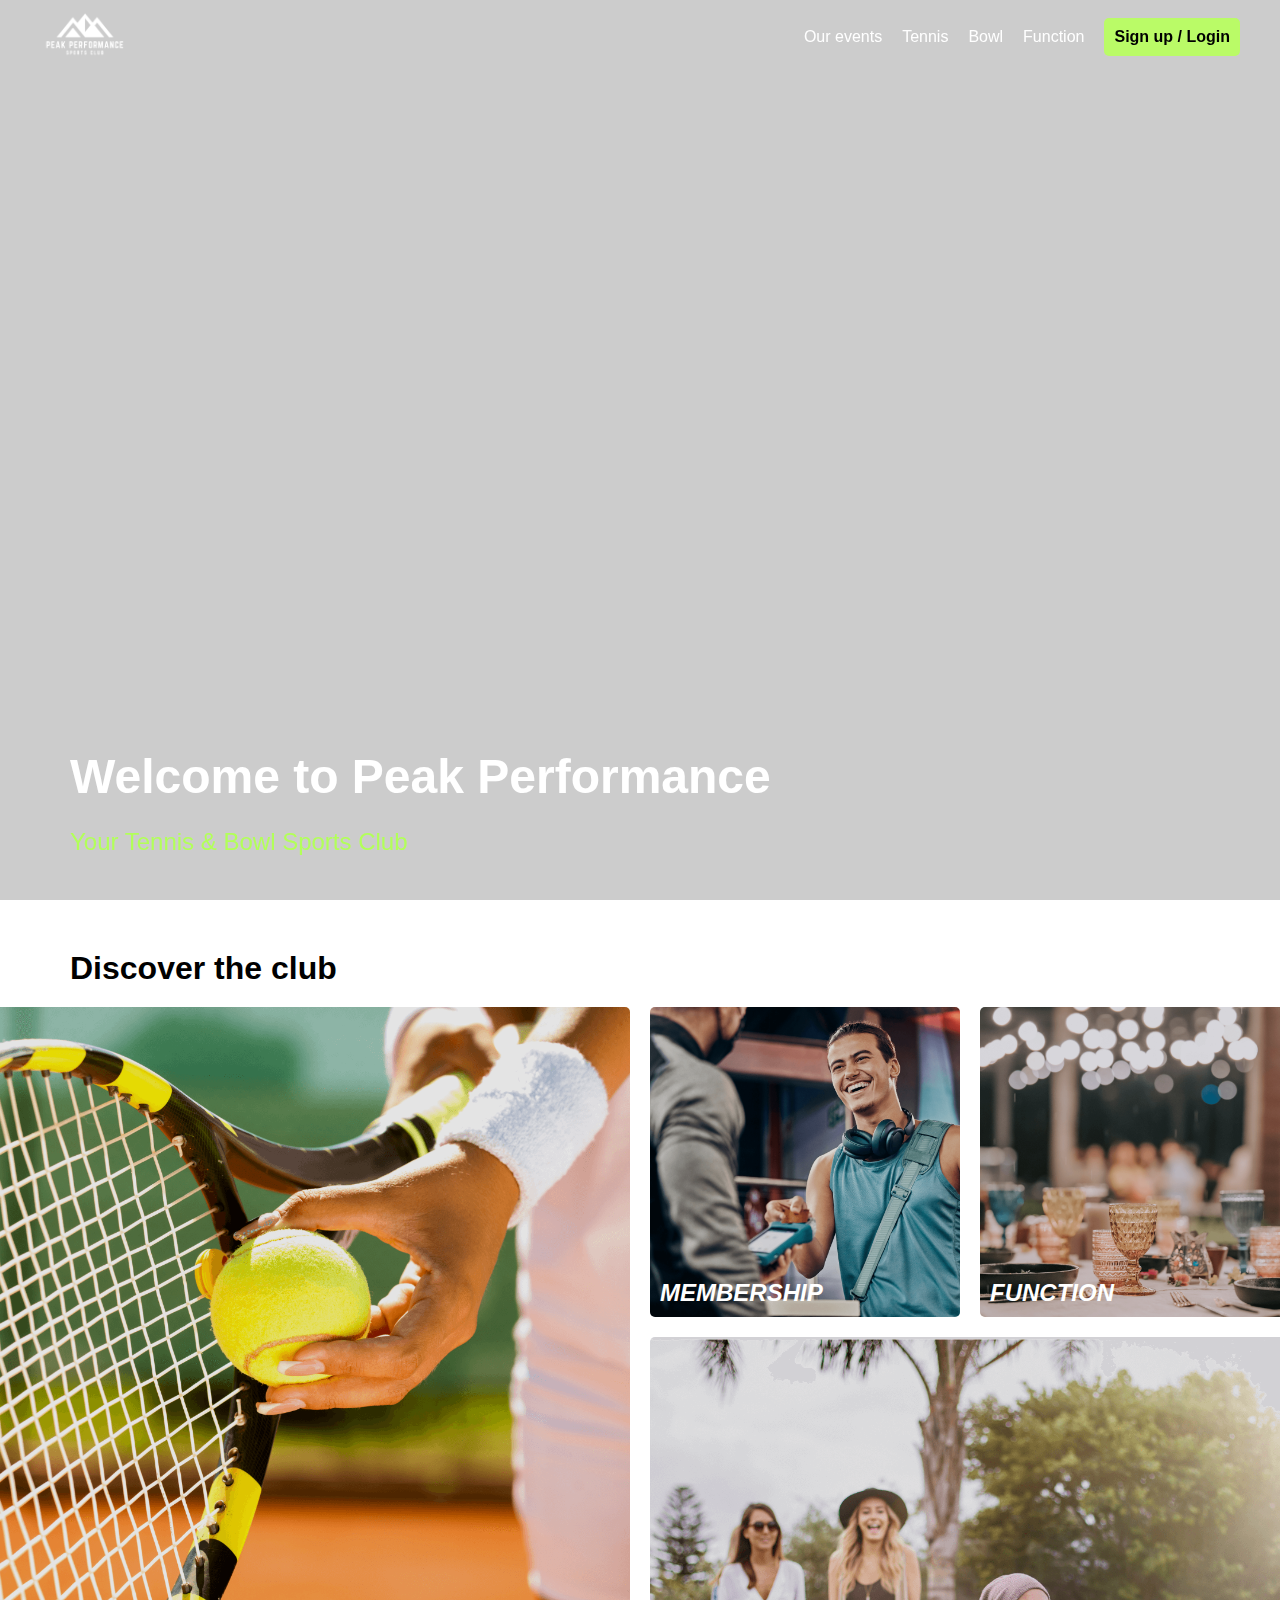
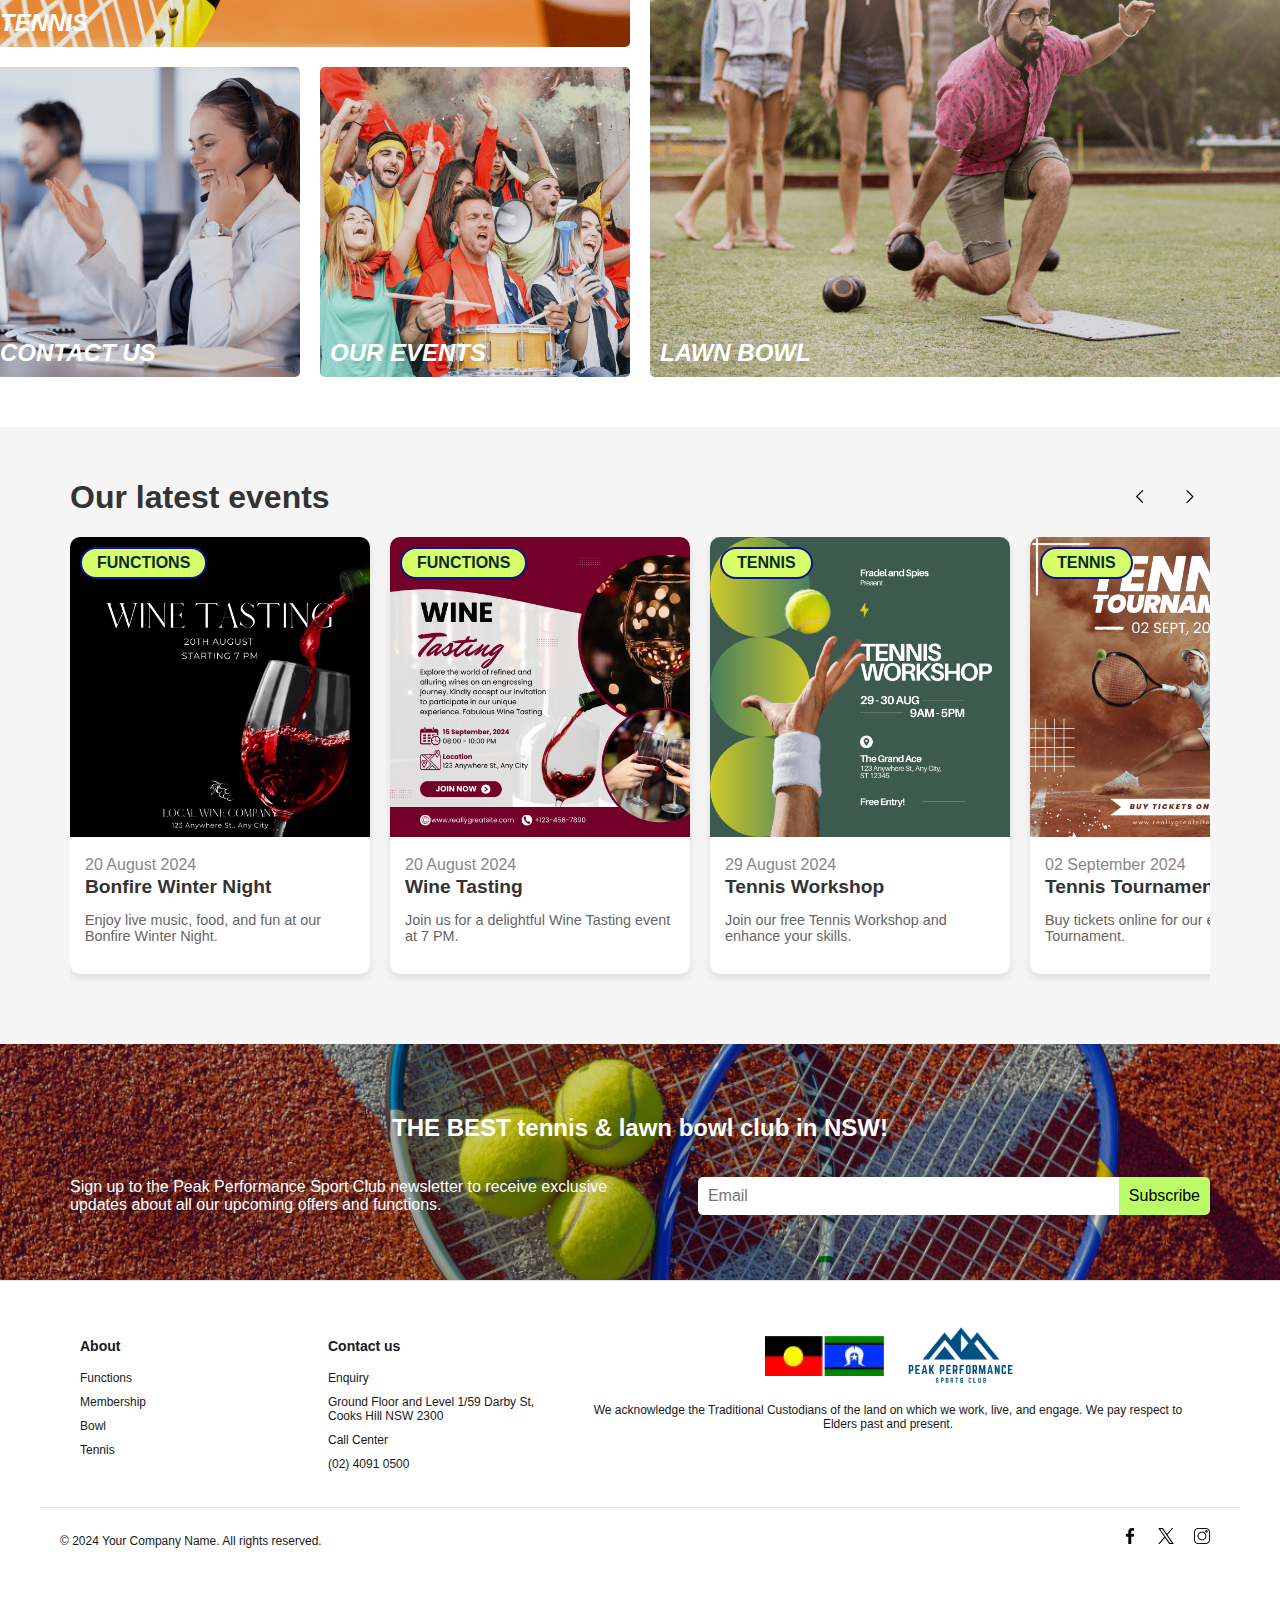
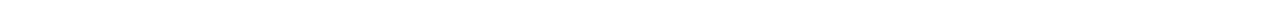
<file: index.html>
<!DOCTYPE html>
<html lang="en">
  <head>
    <meta charset="UTF-8" />
    <meta name="viewport" content="width=device-width, initial-scale=1.0" />
    <title>Peak Performance Sports Club</title>
    <link rel="icon" type="image/x-icon" href="/img/favicon.ico" />
    <link rel="stylesheet" href="css/header.css" />
    <link rel="stylesheet" href="css/footer.css" />
    <link rel="stylesheet" href="css/hero-banner.css" />
    <link rel="stylesheet" href="css/horizontal-scroll.css" />
    <link rel="stylesheet" href="css/mansonry.css" />
    <link rel="stylesheet" href="css/subscribe-form.css" />
  </head>
  <body>
    <!-- Header -->
    <header>
      <nav class="header-content">
        <a href="index.html">
          <img
            id="logo-header"
            src="img/logo-white.png"
            alt="Peak Performance Sport Club"
          />
        </a>

        <div
          class="hamburger"
          id="hamburger-menu"
          aria-expanded="false"
          aria-controls="nav-menu"
        >
          <span></span>
          <span></span>
          <span></span>
        </div>
        <div class="nav-menu" id="nav-menu" role="menu">
          <ul>
            <li><a href="latest-events.html">Our events</a></li>
            <li><a href="tennis-article.html">Tennis</a></li>
            <li><a href="lawn-bowl-article.html">Bowl</a></li>
            <li><a href="function-article.html">Function</a></li>
          </ul>

          <div class="header-desktop-button">
            <a href="login.html"><button>Sign up / Login</button></a>
          </div>
        </div>
      </nav>
    </header>
    <main>
      <!-- Hero Banner -->
      <section class="hero-banner">
        <div class="video-wrapper">
          <iframe
            src="https://www.youtube.com/embed/bX6frsuoRW8?autoplay=1&mute=1&loop=1&playlist=bX6frsuoRW8&controls=0&showinfo=0&modestbranding=1&iv_load_policy=3"
            frameborder="0"
            allow="autoplay; encrypted-media"
            allowfullscreen
            aria-label="Banner video the Peak Performance Sport Club"
          >
          </iframe>
        </div>
        <div class="overlay"></div>
        <div class="hero-content">
          <h1>Welcome to Peak Performance</h1>
          <p>Your Tennis & Bowl Sports Club</p>
        </div>
      </section>

      <!-- Mansonry Block -->
      <section class="masonry-section">
        <h1 class="masonry-title">Discover the club</h1>
        <div class="masonry-container">
          <!-- Left Column -->
          <div class="masonry-column">
            <a href="tennis-article.html" class="masonry-item-link">
              <div class="masonry-item large">
                <img src="img/tennis.png" alt="Tennis" />
                <div class="masonry-text">TENNIS</div>
              </div>
            </a>
            <div class="masonry-row">
              <a href="contact-us.html" class="masonry-item-link">
                <div class="masonry-item small">
                  <img src="img/contact.png" alt="Office" />
                  <div class="masonry-text">CONTACT US</div>
                </div>
              </a>
              <a href="latest-events.html" class="masonry-item-link">
                <div class="masonry-item small">
                  <img src="img/latest-events.png" alt="Gym" />
                  <div class="masonry-text">Our events</div>
                </div>
              </a>
            </div>
          </div>

          <!-- Right Column -->
          <div class="masonry-column">
            <div class="masonry-row">
              <a href="membership.html" class="masonry-item-link">
                <div class="masonry-item small">
                  <img src="img/membership.png" alt="Dinner" />
                  <div class="masonry-text">MEMBERSHIP</div>
                </div>
              </a>
              <a href="function-article.html" class="masonry-item-link">
                <div class="masonry-item small">
                  <img src="img/function.png" alt="Function" />
                  <div class="masonry-text">FUNCTION</div>
                </div>
              </a>
            </div>
            <a href="lawn-bowl-article.html" class="masonry-item-link">
              <div class="masonry-item large">
                <img src="img/lawnbowl.png" alt="Lawn Bowl" />
                <div class="masonry-text">LAWN BOWL</div>
              </div>
            </a>
          </div>
        </div>
      </section>

      <!-- Horizontal Scroll -->

      <section class="events-section">
        <div class="events-header">
          <h2 class="events-title">Our latest events</h2>
          <div class="events-navigation">
            <button class="arrow left-arrow">
              <img src="img/left-arrow.png" alt="Left Arrow" />
            </button>
            <button class="arrow right-arrow">
              <img src="img/right-arrow.png" alt="Right Arrow" />
            </button>
          </div>
        </div>
        <div class="events-container">
          <!-- Event tiles will be dynamically generated here -->
        </div>
      </section>

      <!-- Subscribe Section -->
      <section class="subscribe-section">
        <div class="subscribe-title">
          <h2>THE BEST tennis & lawn bowl club in NSW!</h2>
        </div>
        <div class="subscribe-content-wrapper">
          <div class="subscribe-content">
            <p>
              Sign up to the Peak Performance Sport Club newsletter to receive
              exclusive updates about all our upcoming offers and functions.
            </p>
          </div>
          <div class="subscribe-form-container">
            <form class="subscribe-form">
              <input
                type="email"
                placeholder="Email"
                required
                aria-label="Email address"
              />
              <button type="submit" aria-label="Subscribe to the newsletter">
                Subscribe
              </button>
            </form>
          </div>
        </div>
      </section>
    </main>

    <footer>
      <div class="footer">
        <div class="footer-container">
          <div class="footer-row">
            <div class="footer-column">
              <p class="collapsible-header">
                <a href="about-us.html">About</a>
                <img src="img/down-arrow.png" alt="arrow" class="arrow-icon" />
              </p>
              <ul class="collapsible-content">
                <li><a href="function-article.html">Functions</a></li>
                <li><a href="membership.html">Membership</a></li>
                <li><a href="lawn-bowl-article.html">Bowl</a></li>
                <li><a href="tennis-article.html">Tennis</a></li>
              </ul>
            </div>
            <div class="footer-column">
              <p><a href="contact-us.html">Contact us</a></p>
              <ul>
                <li><a href="contact-us.html">Enquiry</a></li>
                <li>
                  <a href="#"
                    >Ground Floor and Level 1/59 Darby St, Cooks Hill NSW
                    2300</a
                  >
                </li>
                <li>Call Center</li>
                <li><a href="tel:+0240910500">(02) 4091 0500</a></li>
              </ul>
            </div>
            <div class="footer-column footer-right">
              <div>
                <img class="footer-flag" src="img/flag.webp" alt="Flag 1" />
                <img class="footer-logo" src="img/logo-color.png" alt="Logo" />
              </div>
              <p style="text-align: center; font-size: 12px">
                We acknowledge the Traditional Custodians of the land on which
                we work, live, and engage. We pay respect to Elders past and
                present.
              </p>
            </div>
          </div>
          <div class="footer-bottom">
            <div class="footer-bottom-content">
              <p style="font-size: 12px">
                &copy; 2024 Your Company Name. All rights reserved.
              </p>

              <div class="social-links">
                <ul>
                  <li>
                    <a href="facebook.com"
                      ><img
                        class="social-icon"
                        src="img/facebook.png"
                        alt="Facebook"
                    /></a>
                  </li>
                  <li>
                    <a href="x.com"
                      ><img class="social-icon" src="img/x.png" alt="X" />
                    </a>
                  </li>
                  <li>
                    <a href="instagram.com"
                      ><img
                        class="social-icon"
                        src="img/instagram.png"
                        alt="Instagram"
                      />
                    </a>
                  </li>
                </ul>
              </div>
            </div>
          </div>
        </div>
      </div>
    </footer>
  </body>

  <script src="scripts/script.js"></script>
  <script src="scripts/horizontal-scroll.js"></script>
</html>
</file>
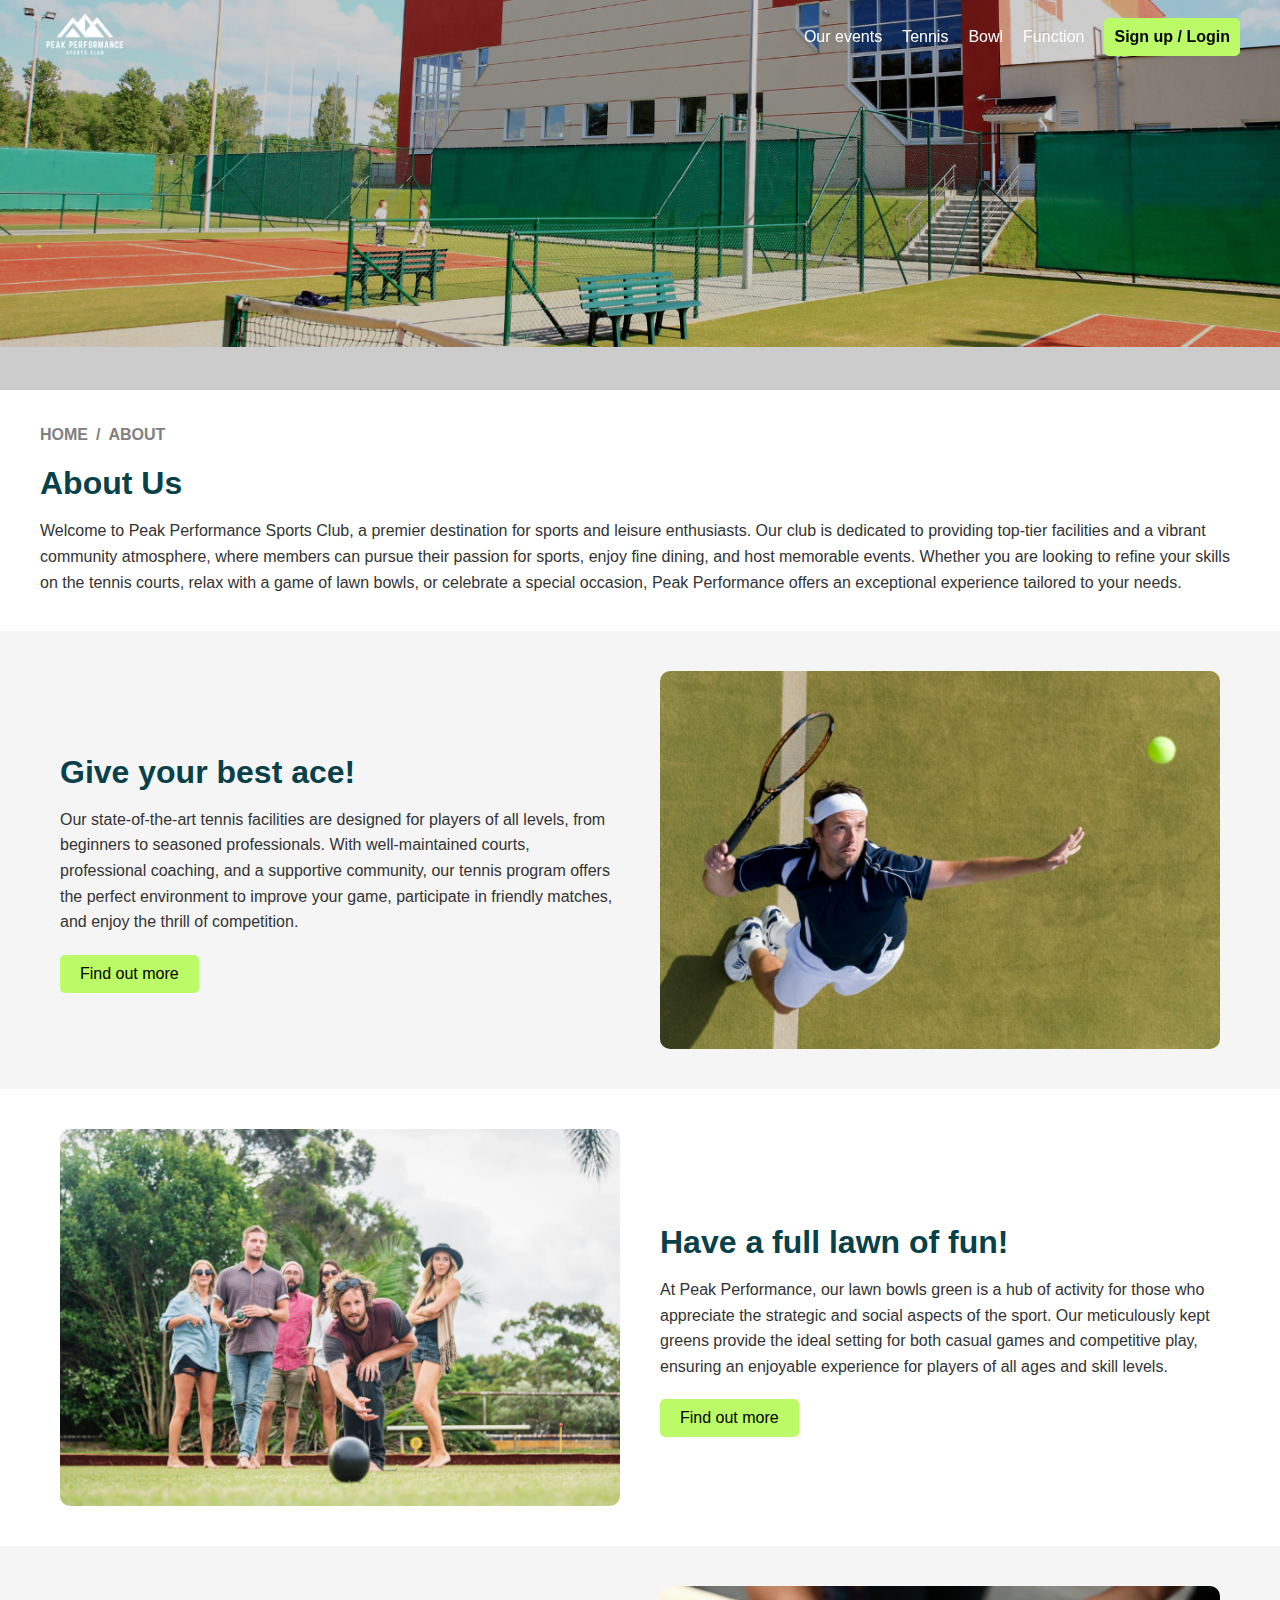
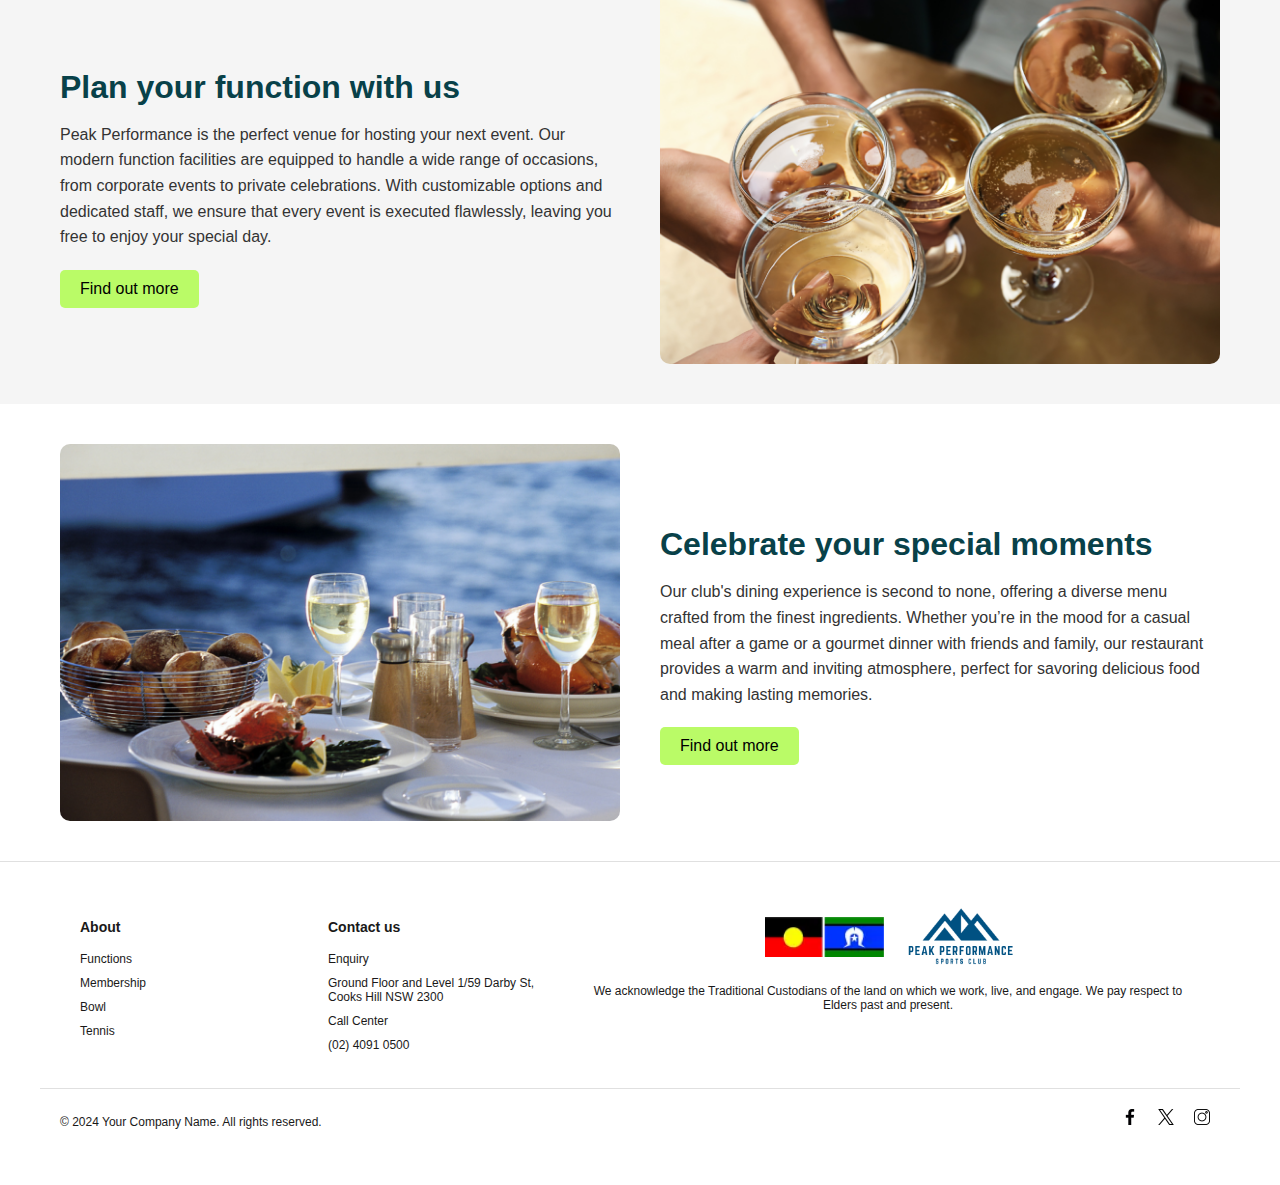
<file: about-us.html>
<!DOCTYPE html>
<html lang="en">
  <head>
    <meta charset="UTF-8" />
    <meta name="viewport" content="width=device-width, initial-scale=1.0" />
    <title>About us | Peak Performance Sports Club</title>
    <link rel="icon" type="image/x-icon" href="/img/favicon.ico" />
    <link rel="stylesheet" href="css/header.css" />
    <link rel="stylesheet" href="css/footer.css" />
    <link rel="stylesheet" href="css/image-header-no-title.css" />
    <link rel="stylesheet" href="css/page-info.css" />
    <link rel="stylesheet" href="css/info-cta.css" />
  </head>
  <body>
    <!-- Header -->
    <header>
      <nav class="header-content">
        <a href="index.html">
          <img
            id="logo-header"
            src="img/logo-white.png"
            alt="Peak Performance Sport Club"
          />
        </a>

        <div
          class="hamburger"
          id="hamburger-menu"
          aria-expanded="false"
          aria-controls="nav-menu"
        >
          <span></span>
          <span></span>
          <span></span>
        </div>
        <div class="nav-menu" id="nav-menu" role="menu">
          <ul>
            <li><a href="latest-events.html">Our events</a></li>
            <li><a href="tennis-article.html">Tennis</a></li>
            <li><a href="lawn-bowl-article.html">Bowl</a></li>
            <li><a href="function-article.html">Function</a></li>
          </ul>

          <div class="header-desktop-button">
            <a href="login.html"><button>Sign up / Login</button></a>
          </div>
        </div>
      </nav>
    </header>
    <main>
      <!-- Image Banner -->
      <section class="about-us-banner">
        <img src="img/about-us-banner.png" alt="About Us Banner" />
      </section>

      <!-- Page Info -->
      <section class="content-container">
        <nav aria-label="breadcrumb">
          <ol class="breadcrumb">
            <li class="breadcrumb-item"><a href="index.html">HOME</a></li>
            <li class="breadcrumb-item active" aria-current="page">ABOUT</li>
          </ol>
        </nav>

        <h1 class="page-title">About Us</h1>

        <p class="page-description">
          Welcome to Peak Performance Sports Club, a premier destination for
          sports and leisure enthusiasts. Our club is dedicated to providing
          top-tier facilities and a vibrant community atmosphere, where members
          can pursue their passion for sports, enjoy fine dining, and host
          memorable events. Whether you are looking to refine your skills on the
          tennis courts, relax with a game of lawn bowls, or celebrate a special
          occasion, Peak Performance offers an exceptional experience tailored
          to your needs.
        </p>
      </section>

      <!-- First Section -->
      <section class="content-container-info odd">
        <div class="section">
          <div class="section-content left-content">
            <h2 class="section-title">Give your best ace!</h2>
            <p class="section-description">
              Our state-of-the-art tennis facilities are designed for players of
              all levels, from beginners to seasoned professionals. With
              well-maintained courts, professional coaching, and a supportive
              community, our tennis program offers the perfect environment to
              improve your game, participate in friendly matches, and enjoy the
              thrill of competition.
            </p>
            <a href="tennis-article.html" class="cta-button">Find out more</a>
          </div>
          <div class="section-image right-image">
            <img src="img/article-tennis.png" alt="Tennis article" />
          </div>
        </div>
      </section>
      <!-- Second Section -->
      <section class="content-container-info">
        <div class="section">
          <div class="section-image left-image">
            <img src="img/article-lawn.png" alt="Lawn Bowl article" />
          </div>
          <div class="section-content right-content">
            <h2 class="section-title">Have a full lawn of fun!</h2>
            <p class="section-description">
              At Peak Performance, our lawn bowls green is a hub of activity for
              those who appreciate the strategic and social aspects of the
              sport. Our meticulously kept greens provide the ideal setting for
              both casual games and competitive play, ensuring an enjoyable
              experience for players of all ages and skill levels.
            </p>
            <a href="lawn-bowl-article.html" class="cta-button"
              >Find out more</a
            >
          </div>
        </div>
      </section>
      <!-- Third Section -->
      <section class="content-container-info odd">
        <div class="section">
          <div class="section-content left-content">
            <h2 class="section-title">Plan your function with us</h2>
            <p class="section-description">
              Peak Performance is the perfect venue for hosting your next event.
              Our modern function facilities are equipped to handle a wide range
              of occasions, from corporate events to private celebrations. With
              customizable options and dedicated staff, we ensure that every
              event is executed flawlessly, leaving you free to enjoy your
              special day.
            </p>
            <a href="function-article.html" class="cta-button">Find out more</a>
          </div>
          <div class="section-image right-image">
            <img src="img/article-function.png" alt="Function article" />
          </div>
        </div>
      </section>
      <!-- Fourth Section -->
      <section class="content-container-info">
        <div class="section">
          <div class="section-image left-image">
            <img src="img/article-dinner.png" alt="Dinner article" />
          </div>
          <div class="section-content right-content">
            <h2 class="section-title">Celebrate your special moments</h2>
            <p class="section-description">
              Our club's dining experience is second to none, offering a diverse
              menu crafted from the finest ingredients. Whether you’re in the
              mood for a casual meal after a game or a gourmet dinner with
              friends and family, our restaurant provides a warm and inviting
              atmosphere, perfect for savoring delicious food and making lasting
              memories.
            </p>
            <a href="function-article.html" class="cta-button">Find out more</a>
          </div>
        </div>
      </section>
    </main>

    <footer>
      <div class="footer">
        <div class="footer-container">
          <div class="footer-row">
            <div class="footer-column">
              <p class="collapsible-header">
                <a href="about-us.html">About</a>
                <img src="img/down-arrow.png" alt="arrow" class="arrow-icon" />
              </p>
              <ul class="collapsible-content">
                <li><a href="function-article.html">Functions</a></li>
                <li><a href="membership.html">Membership</a></li>
                <li><a href="lawn-bowl-article.html">Bowl</a></li>
                <li><a href="tennis-article.html">Tennis</a></li>
              </ul>
            </div>
            <div class="footer-column">
              <p><a href="contact-us.html">Contact us</a></p>
              <ul>
                <li><a href="contact-us.html">Enquiry</a></li>
                <li>
                  <a href="#"
                    >Ground Floor and Level 1/59 Darby St, Cooks Hill NSW
                    2300</a
                  >
                </li>
                <li>Call Center</li>
                <li><a href="tel:+0240910500">(02) 4091 0500</a></li>
              </ul>
            </div>
            <div class="footer-column footer-right">
              <div>
                <img class="footer-flag" src="img/flag.webp" alt="Flag 1" />
                <img class="footer-logo" src="img/logo-color.png" alt="Logo" />
              </div>
              <p style="text-align: center; font-size: 12px">
                We acknowledge the Traditional Custodians of the land on which
                we work, live, and engage. We pay respect to Elders past and
                present.
              </p>
            </div>
          </div>
          <div class="footer-bottom">
            <div class="footer-bottom-content">
              <p style="font-size: 12px">
                &copy; 2024 Your Company Name. All rights reserved.
              </p>

              <div class="social-links">
                <ul>
                  <li>
                    <a href="facebook.com"
                      ><img
                        class="social-icon"
                        src="img/facebook.png"
                        alt="Facebook"
                    /></a>
                  </li>
                  <li>
                    <a href="x.com"
                      ><img class="social-icon" src="img/x.png" alt="X" />
                    </a>
                  </li>
                  <li>
                    <a href="instagram.com"
                      ><img
                        class="social-icon"
                        src="img/instagram.png"
                        alt="Instagram"
                      />
                    </a>
                  </li>
                </ul>
              </div>
            </div>
          </div>
        </div>
      </div>
    </footer>
  </body>
  <script src="scripts/script.js"></script>
</html>
</file>
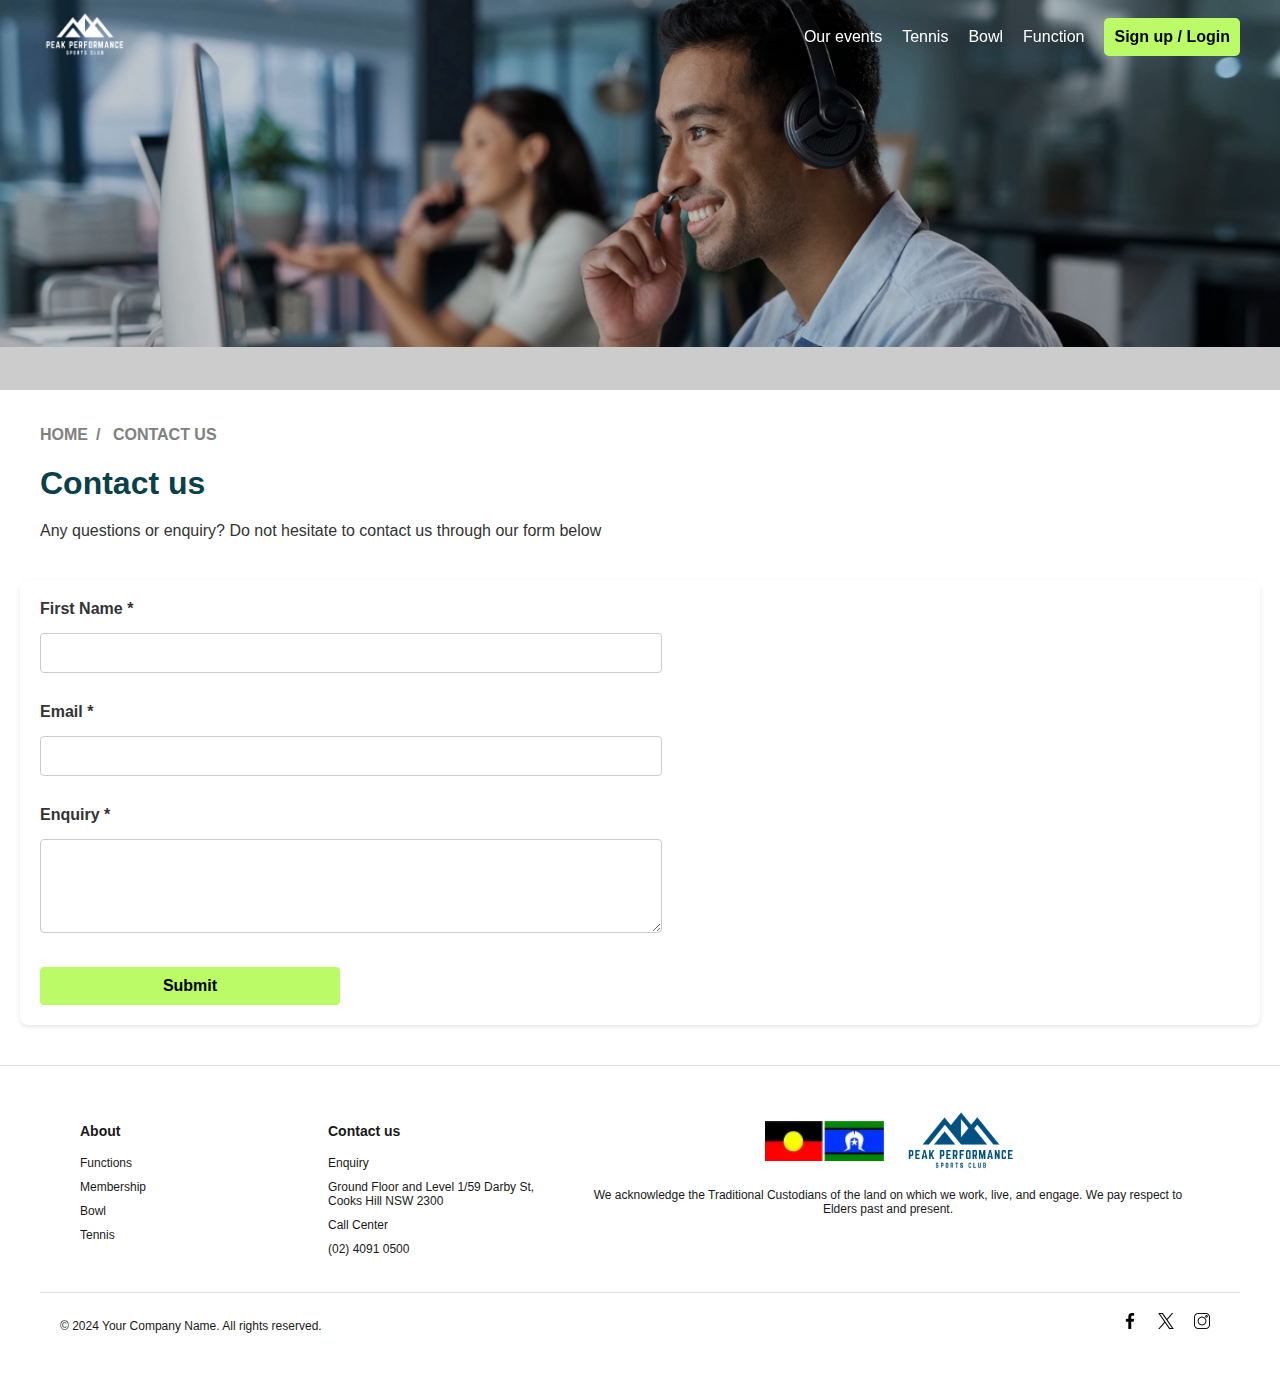
<file: contact-us.html>
<!DOCTYPE html>
<html lang="en">
  <head>
    <meta charset="UTF-8" />
    <meta name="viewport" content="width=device-width, initial-scale=1.0" />
    <title>Contact us | Peak Performance Sports Club</title>
    <link rel="icon" type="image/x-icon" href="/img/favicon.ico" />
    <link rel="stylesheet" href="css/header.css" />
    <link rel="stylesheet" href="css/footer.css" />
    <link rel="stylesheet" href="css/image-header-no-title.css" />
    <link rel="stylesheet" href="css/page-info.css" />
    <link rel="stylesheet" href="css/faq.css" />
    <link rel="stylesheet" href="css/contact-form.css" />
  </head>
  <body>
    <!-- Header -->
    <header>
      <nav class="header-content">
        <a href="index.html">
          <img
            id="logo-header"
            src="img/logo-white.png"
            alt="Peak Performance Sport Club"
          />
        </a>

        <div
          class="hamburger"
          id="hamburger-menu"
          aria-expanded="false"
          aria-controls="nav-menu"
        >
          <span></span>
          <span></span>
          <span></span>
        </div>
        <div class="nav-menu" id="nav-menu" role="menu">
          <ul>
            <li><a href="latest-events.html">Our events</a></li>
            <li><a href="tennis-article.html">Tennis</a></li>
            <li><a href="lawn-bowl-article.html">Bowl</a></li>
            <li><a href="function-article.html">Function</a></li>
          </ul>

          <div class="header-desktop-button">
            <a href="login.html"><button>Sign up / Login</button></a>
          </div>
        </div>
      </nav>
    </header>
    <main>
      <!-- Image Banner -->
      <div class="about-us-banner">
        <img src="img/contact-us.png" alt="About Us Banner" />
      </div>

      <!-- Page Info -->
      <div class="content-container">
        <nav aria-label="breadcrumb">
          <ol class="breadcrumb">
            <li class="breadcrumb-item"><a href="index.html">HOME</a></li>
            <li class="breadcrumb-item active" aria-current="page">
              CONTACT US
            </li>
          </ol>
        </nav>

        <h1 class="page-title">Contact us</h1>

        <p class="page-description">
          Any questions or enquiry? Do not hesitate to contact us through our
          form below
        </p>
      </div>
      <section class="contact-form">
        <form id="contact-form" novalidate>
          <div class="form-group">
            <label for="first-name">First Name *</label>
            <input
              type="text"
              id="first-name"
              name="first-name"
              required
              aria-required="true"
              aria-describedby="first-name-error"
            />
            <span id="first-name-error" class="error-message"></span>
          </div>
          <div class="form-group">
            <label for="email">Email *</label>
            <input
              type="email"
              id="email"
              name="email"
              required
              aria-required="true"
              aria-describedby="email-error"
            />
            <span id="email-error" class="error-message"></span>
          </div>
          <div class="form-group">
            <label for="enquiry">Enquiry *</label>
            <textarea
              id="enquiry"
              name="enquiry"
              rows="4"
              required
              aria-required="true"
              aria-describedby="enquiry-error"
            ></textarea>
            <span id="enquiry-error" class="error-message"></span>
          </div>
          <button type="submit">Submit</button>
        </form>
      </section>
    </main>

    <footer>
      <div class="footer">
        <div class="footer-container">
          <div class="footer-row">
            <div class="footer-column">
              <p class="collapsible-header">
                <a href="about-us.html">About</a>
                <img src="img/down-arrow.png" alt="arrow" class="arrow-icon" />
              </p>
              <ul class="collapsible-content">
                <li><a href="function-article.html">Functions</a></li>
                <li><a href="membership.html">Membership</a></li>
                <li><a href="lawn-bowl-article.html">Bowl</a></li>
                <li><a href="tennis-article.html">Tennis</a></li>
              </ul>
            </div>
            <div class="footer-column">
              <p><a href="contact-us.html">Contact us</a></p>
              <ul>
                <li><a href="contact-us.html">Enquiry</a></li>
                <li>
                  <a href="#"
                    >Ground Floor and Level 1/59 Darby St, Cooks Hill NSW
                    2300</a
                  >
                </li>
                <li>Call Center</li>
                <li><a href="tel:+0240910500">(02) 4091 0500</a></li>
              </ul>
            </div>
            <div class="footer-column footer-right">
              <div>
                <img class="footer-flag" src="img/flag.webp" alt="Flag 1" />
                <img class="footer-logo" src="img/logo-color.png" alt="Logo" />
              </div>
              <p style="text-align: center; font-size: 12px">
                We acknowledge the Traditional Custodians of the land on which
                we work, live, and engage. We pay respect to Elders past and
                present.
              </p>
            </div>
          </div>
          <div class="footer-bottom">
            <div class="footer-bottom-content">
              <p style="font-size: 12px">
                &copy; 2024 Your Company Name. All rights reserved.
              </p>

              <div class="social-links">
                <ul>
                  <li>
                    <a href="facebook.com"
                      ><img
                        class="social-icon"
                        src="img/facebook.png"
                        alt="Facebook"
                    /></a>
                  </li>
                  <li>
                    <a href="x.com"
                      ><img class="social-icon" src="img/x.png" alt="X" />
                    </a>
                  </li>
                  <li>
                    <a href="instagram.com"
                      ><img
                        class="social-icon"
                        src="img/instagram.png"
                        alt="Instagram"
                      />
                    </a>
                  </li>
                </ul>
              </div>
            </div>
          </div>
        </div>
      </div>
    </footer>
  </body>
  <script src="scripts/script.js"></script>
  <script src="scripts/contact-form.js"></script>
</html>
</file>
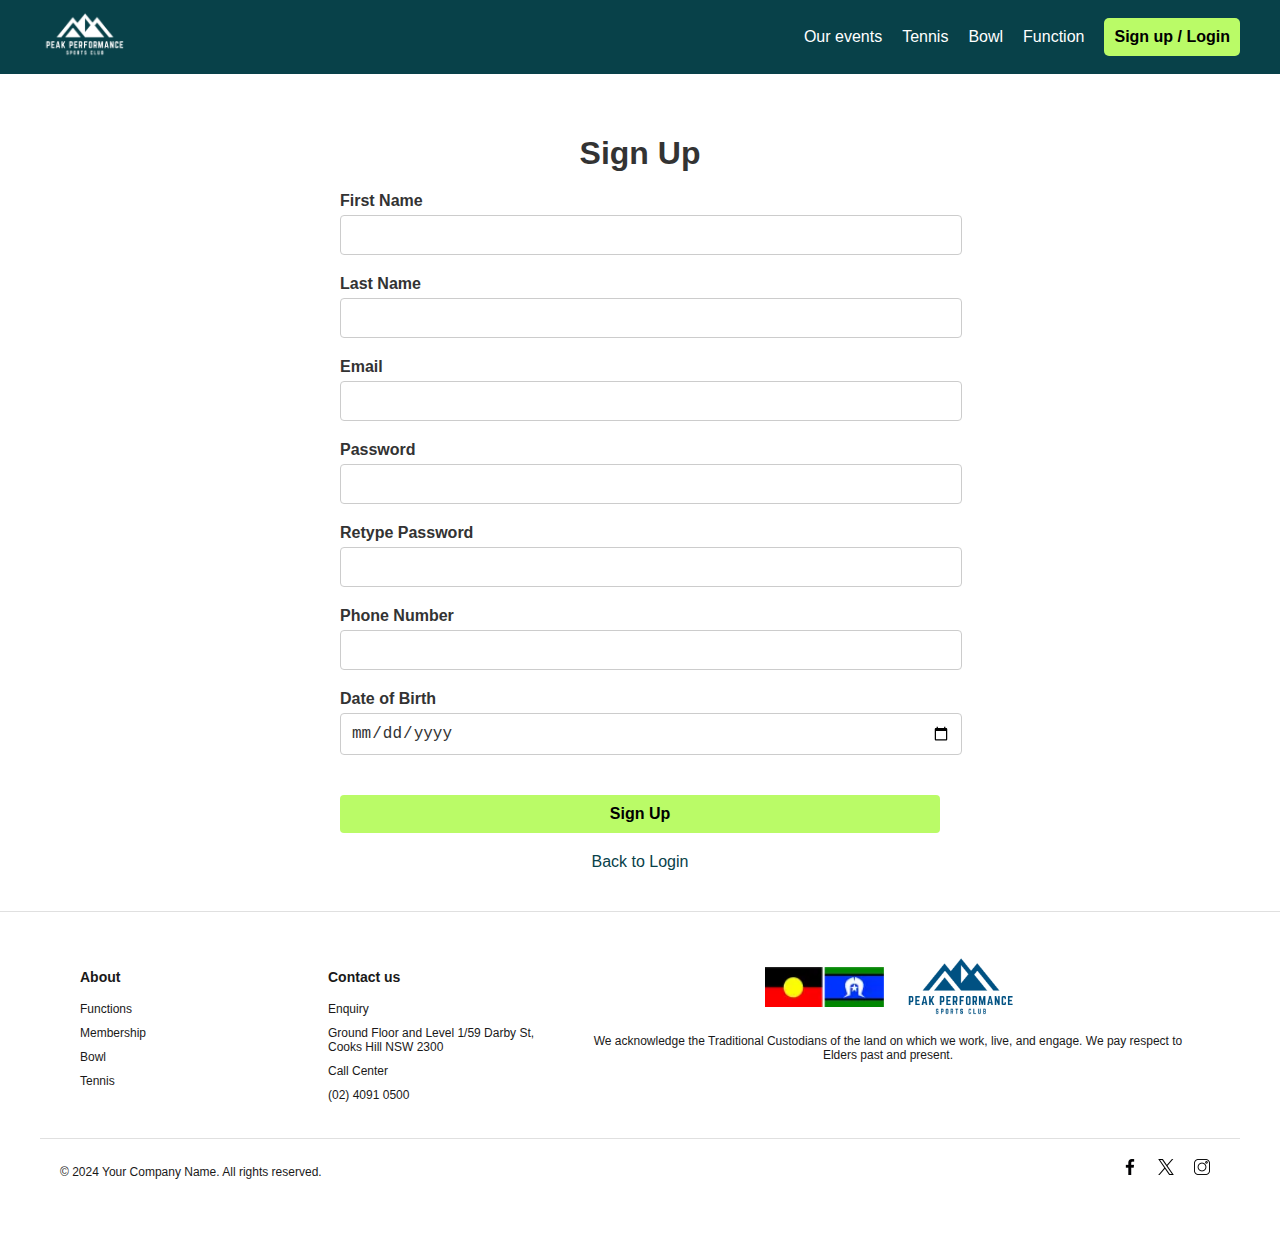
<file: create-account.html>
<!DOCTYPE html>
<html lang="en">
  <head>
    <meta charset="UTF-8" />
    <meta name="viewport" content="width=device-width, initial-scale=1.0" />
    <title>Sign up | Peak Performance Sports Club</title>
    <link rel="icon" type="image/x-icon" href="/img/favicon.ico" />
    <link rel="stylesheet" href="css/header.css" />
    <link rel="stylesheet" href="css/footer.css" />
    <link rel="stylesheet" href="css/image-header-no-title.css" />
    <link rel="stylesheet" href="css/page-info.css" />
    <link rel="stylesheet" href="css/info-cta.css" />
    <link rel="stylesheet" href="css/login.css" />
    <style>
      header {
        background-color: #084149;
        padding: 10px 0;
        font-size: 16px;
        position: fixed;
        width: 100%;
        z-index: 1000;
        position: relative;
      }
    </style>
  </head>
  <body>
    <!-- Header -->
    <header>
      <nav class="header-content">
        <a href="index.html">
          <img
            id="logo-header"
            src="img/logo-white.png"
            alt="Peak Performance Sport Club"
          />
        </a>

        <div
          class="hamburger"
          id="hamburger-menu"
          aria-expanded="false"
          aria-controls="nav-menu"
        >
          <span></span>
          <span></span>
          <span></span>
        </div>
        <div class="nav-menu" id="nav-menu" role="menu">
          <ul>
            <li><a href="latest-events.html">Our events</a></li>
            <li><a href="tennis-article.html">Tennis</a></li>
            <li><a href="lawn-bowl-article.html">Bowl</a></li>
            <li><a href="function-article.html">Function</a></li>
          </ul>

          <div class="header-desktop-button">
            <a href="login.html"><button>Sign up / Login</button></a>
          </div>
        </div>
      </nav>
    </header>

    <main class="login-container">
      <form
        class="login-form"
        id="sign-up-form"
        action="#"
        method="POST"
        novalidate
      >
        <h1>Sign Up</h1>
        <div class="form-group">
          <label for="first-name">First Name</label>
          <input
            type="text"
            id="first-name"
            name="first-name"
            required
            aria-required="true"
            aria-describedby="first-name-error"
          />
          <span id="first-name-error" class="error-message"></span>
        </div>
        <div class="form-group">
          <label for="last-name">Last Name</label>
          <input
            type="text"
            id="last-name"
            name="last-name"
            required
            aria-required="true"
            aria-describedby="last-name-error"
          />
          <span id="last-name-error" class="error-message"></span>
        </div>
        <div class="form-group">
          <label for="email">Email</label>
          <input
            type="email"
            id="email"
            name="email"
            required
            aria-required="true"
            aria-describedby="email-error"
            pattern="[a-z0-9._%+-]+@[a-z0-9.-]+\.[a-z]{2,}$"
          />
          <span id="email-error" class="error-message"></span>
        </div>
        <div class="form-group">
          <label for="password">Password</label>
          <input
            type="password"
            id="password"
            name="password"
            required
            aria-required="true"
            aria-describedby="password-error"
          />
          <span id="email-error" class="error-message"></span>
        </div>
        <div class="form-group">
          <label for="retype-password">Retype Password</label>
          <input
            type="password"
            id="retype-password"
            name="retype-password"
            required
            aria-required="true"
            aria-describedby="retype-password-error"
          />
          <span id="email-error" class="error-message"></span>
        </div>
        <div class="form-group">
          <label for="phone">Phone Number</label>
          <input
            type="tel"
            id="phone"
            name="phone"
            required
            aria-required="true"
            aria-describedby="phone-error"
            pattern="[0-9]{10}"
          />
          <span id="phone-error" class="error-message"></span>
        </div>
        <div class="form-group">
          <label for="dob">Date of Birth</label>
          <input
            type="date"
            id="dob"
            name="dob"
            required
            aria-required="true"
            aria-describedby="dob-error"
          />
          <span id="dob-error" class="error-message"></span>
        </div>
        <button type="submit">Sign Up</button>
        <a href="login.php" class="back-to-login-link">Back to Login</a>
      </form>
    </main>

    <footer>
      <div class="footer">
        <div class="footer-container">
          <div class="footer-row">
            <div class="footer-column">
              <p class="collapsible-header">
                <a href="about-us.html">About</a>
                <img src="img/down-arrow.png" alt="arrow" class="arrow-icon" />
              </p>
              <ul class="collapsible-content">
                <li><a href="function-article.html">Functions</a></li>
                <li><a href="membership.html">Membership</a></li>
                <li><a href="lawn-bowl-article.html">Bowl</a></li>
                <li><a href="tennis-article.html">Tennis</a></li>
              </ul>
            </div>
            <div class="footer-column">
              <p><a href="contact-us.html">Contact us</a></p>
              <ul>
                <li><a href="contact-us.html">Enquiry</a></li>
                <li>
                  <a href="#"
                    >Ground Floor and Level 1/59 Darby St, Cooks Hill NSW
                    2300</a
                  >
                </li>
                <li>Call Center</li>
                <li><a href="tel:+0240910500">(02) 4091 0500</a></li>
              </ul>
            </div>
            <div class="footer-column footer-right">
              <div>
                <img class="footer-flag" src="img/flag.webp" alt="Flag 1" />
                <img class="footer-logo" src="img/logo-color.png" alt="Logo" />
              </div>
              <p style="text-align: center; font-size: 12px">
                We acknowledge the Traditional Custodians of the land on which
                we work, live, and engage. We pay respect to Elders past and
                present.
              </p>
            </div>
          </div>
          <div class="footer-bottom">
            <div class="footer-bottom-content">
              <p style="font-size: 12px">
                &copy; 2024 Your Company Name. All rights reserved.
              </p>

              <div class="social-links">
                <ul>
                  <li>
                    <a href="facebook.com"
                      ><img
                        class="social-icon"
                        src="img/facebook.png"
                        alt="Facebook"
                    /></a>
                  </li>
                  <li>
                    <a href="x.com"
                      ><img class="social-icon" src="img/x.png" alt="X" />
                    </a>
                  </li>
                  <li>
                    <a href="instagram.com"
                      ><img
                        class="social-icon"
                        src="img/instagram.png"
                        alt="Instagram"
                      />
                    </a>
                  </li>
                </ul>
              </div>
            </div>
          </div>
        </div>
      </div>
    </footer>
  </body>
  <script src="scripts/script.js"></script>
  <script src="scripts/login.js"></script>
</html>
</file>
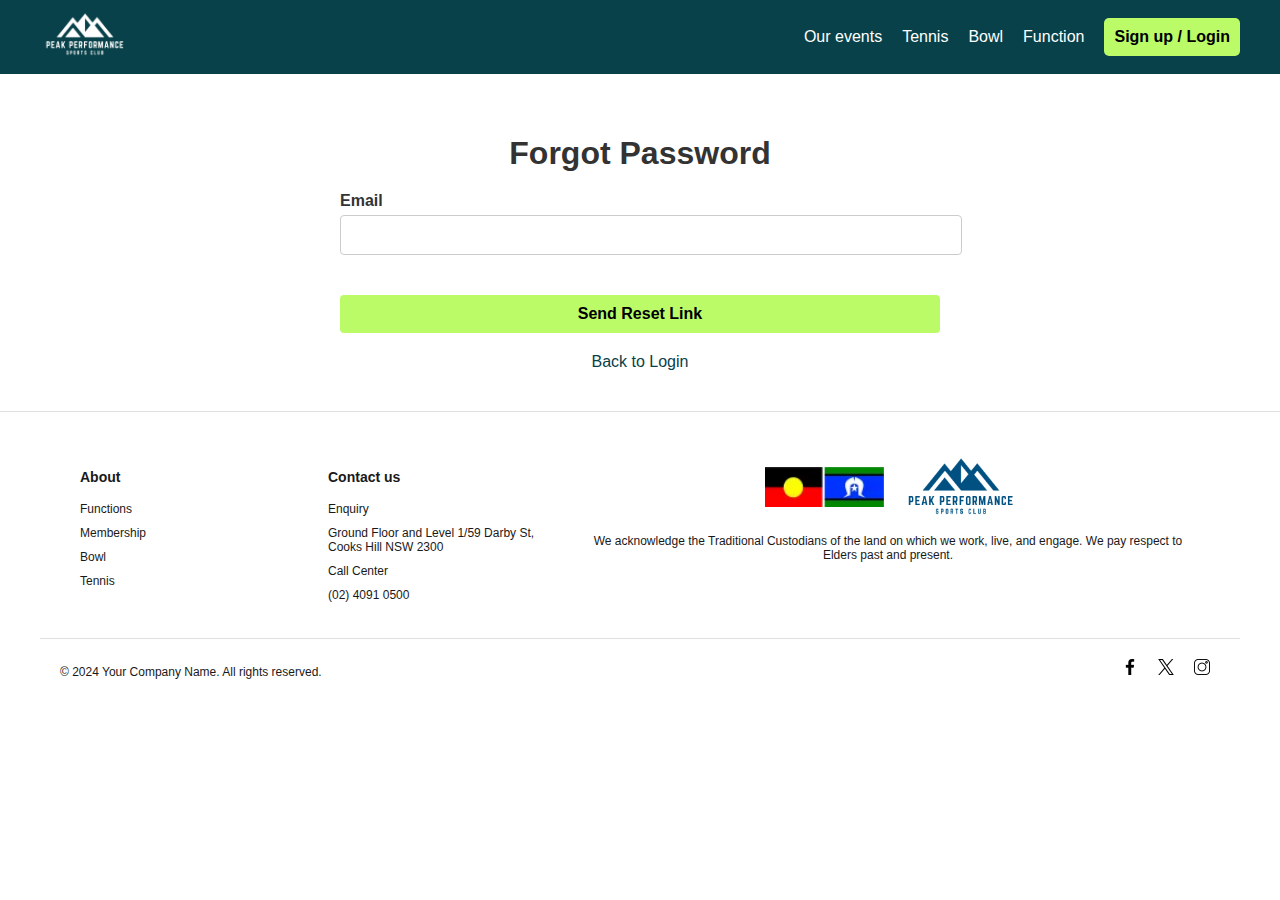
<file: forgot-password.html>
<!DOCTYPE html>
<html lang="en">
  <head>
    <meta charset="UTF-8" />
    <meta name="viewport" content="width=device-width, initial-scale=1.0" />
    <title>Forgot Password | Peak Performance Sports Club</title>
    <link rel="icon" type="image/x-icon" href="/img/favicon.ico" />
    <link rel="stylesheet" href="css/header.css" />
    <link rel="stylesheet" href="css/footer.css" />
    <link rel="stylesheet" href="css/image-header-no-title.css" />
    <link rel="stylesheet" href="css/page-info.css" />
    <link rel="stylesheet" href="css/info-cta.css" />
    <link rel="stylesheet" href="css/login.css" />
    <style>
      header {
        background-color: #084149;
        padding: 10px 0;
        font-size: 16px;
        position: fixed;
        width: 100%;
        z-index: 1000;
        position: relative;
      }
    </style>
  </head>
  <body>
    <!-- Header -->
    <header>
      <nav class="header-content">
        <a href="index.html">
          <img
            id="logo-header"
            src="img/logo-white.png"
            alt="Peak Performance Sport Club"
          />
        </a>

        <div
          class="hamburger"
          id="hamburger-menu"
          aria-expanded="false"
          aria-controls="nav-menu"
        >
          <span></span>
          <span></span>
          <span></span>
        </div>
        <div class="nav-menu" id="nav-menu" role="menu">
          <ul>
            <li><a href="latest-events.html">Our events</a></li>
            <li><a href="tennis-article.html">Tennis</a></li>
            <li><a href="lawn-bowl-article.html">Bowl</a></li>
            <li><a href="function-article.html">Function</a></li>
          </ul>

          <div class="header-desktop-button">
            <a href="login.html"><button>Sign up / Login</button></a>
          </div>
        </div>
      </nav>
    </header>
    <main class="login-container">
      <form
        class="login-form"
        id="forgot-password-form"
        action=""
        method="POST"
        novalidate
      >
        <h1>Forgot Password</h1>
        <div class="form-group">
          <label for="email">Email</label>
          <input
            type="email"
            id="email"
            name="email"
            required
            aria-required="true"
            aria-describedby="email-error"
            pattern="[a-z0-9._%+-]+@[a-z0-9.-]+\.[a-z]{2,}$"
          />
          <span id="email-error" class="error-message"></span>
        </div>
        <button type="submit">Send Reset Link</button>
        <a href="login.html" class="back-to-login-link">Back to Login</a>
      </form>
    </main>

    <footer>
      <div class="footer">
        <div class="footer-container">
          <div class="footer-row">
            <div class="footer-column">
              <p class="collapsible-header">
                <a href="about-us.html">About</a>
                <img src="img/down-arrow.png" alt="arrow" class="arrow-icon" />
              </p>
              <ul class="collapsible-content">
                <li><a href="function-article.html">Functions</a></li>
                <li><a href="membership.html">Membership</a></li>
                <li><a href="lawn-bowl-article.html">Bowl</a></li>
                <li><a href="tennis-article.html">Tennis</a></li>
              </ul>
            </div>
            <div class="footer-column">
              <p><a href="contact-us.html">Contact us</a></p>
              <ul>
                <li><a href="contact-us.html">Enquiry</a></li>
                <li>
                  <a href="#"
                    >Ground Floor and Level 1/59 Darby St, Cooks Hill NSW
                    2300</a
                  >
                </li>
                <li>Call Center</li>
                <li><a href="tel:+0240910500">(02) 4091 0500</a></li>
              </ul>
            </div>
            <div class="footer-column footer-right">
              <div>
                <img class="footer-flag" src="img/flag.webp" alt="Flag 1" />
                <img class="footer-logo" src="img/logo-color.png" alt="Logo" />
              </div>
              <p style="text-align: center; font-size: 12px">
                We acknowledge the Traditional Custodians of the land on which
                we work, live, and engage. We pay respect to Elders past and
                present.
              </p>
            </div>
          </div>
          <div class="footer-bottom">
            <div class="footer-bottom-content">
              <p style="font-size: 12px">
                &copy; 2024 Your Company Name. All rights reserved.
              </p>

              <div class="social-links">
                <ul>
                  <li>
                    <a href="facebook.com"
                      ><img
                        class="social-icon"
                        src="img/facebook.png"
                        alt="Facebook"
                    /></a>
                  </li>
                  <li>
                    <a href="x.com"
                      ><img class="social-icon" src="img/x.png" alt="X" />
                    </a>
                  </li>
                  <li>
                    <a href="instagram.com"
                      ><img
                        class="social-icon"
                        src="img/instagram.png"
                        alt="Instagram"
                      />
                    </a>
                  </li>
                </ul>
              </div>
            </div>
          </div>
        </div>
      </div>
    </footer>
  </body>
  <script src="scripts/script.js"></script>
  <script src="scripts/login.js"></script>
</html>
</file>
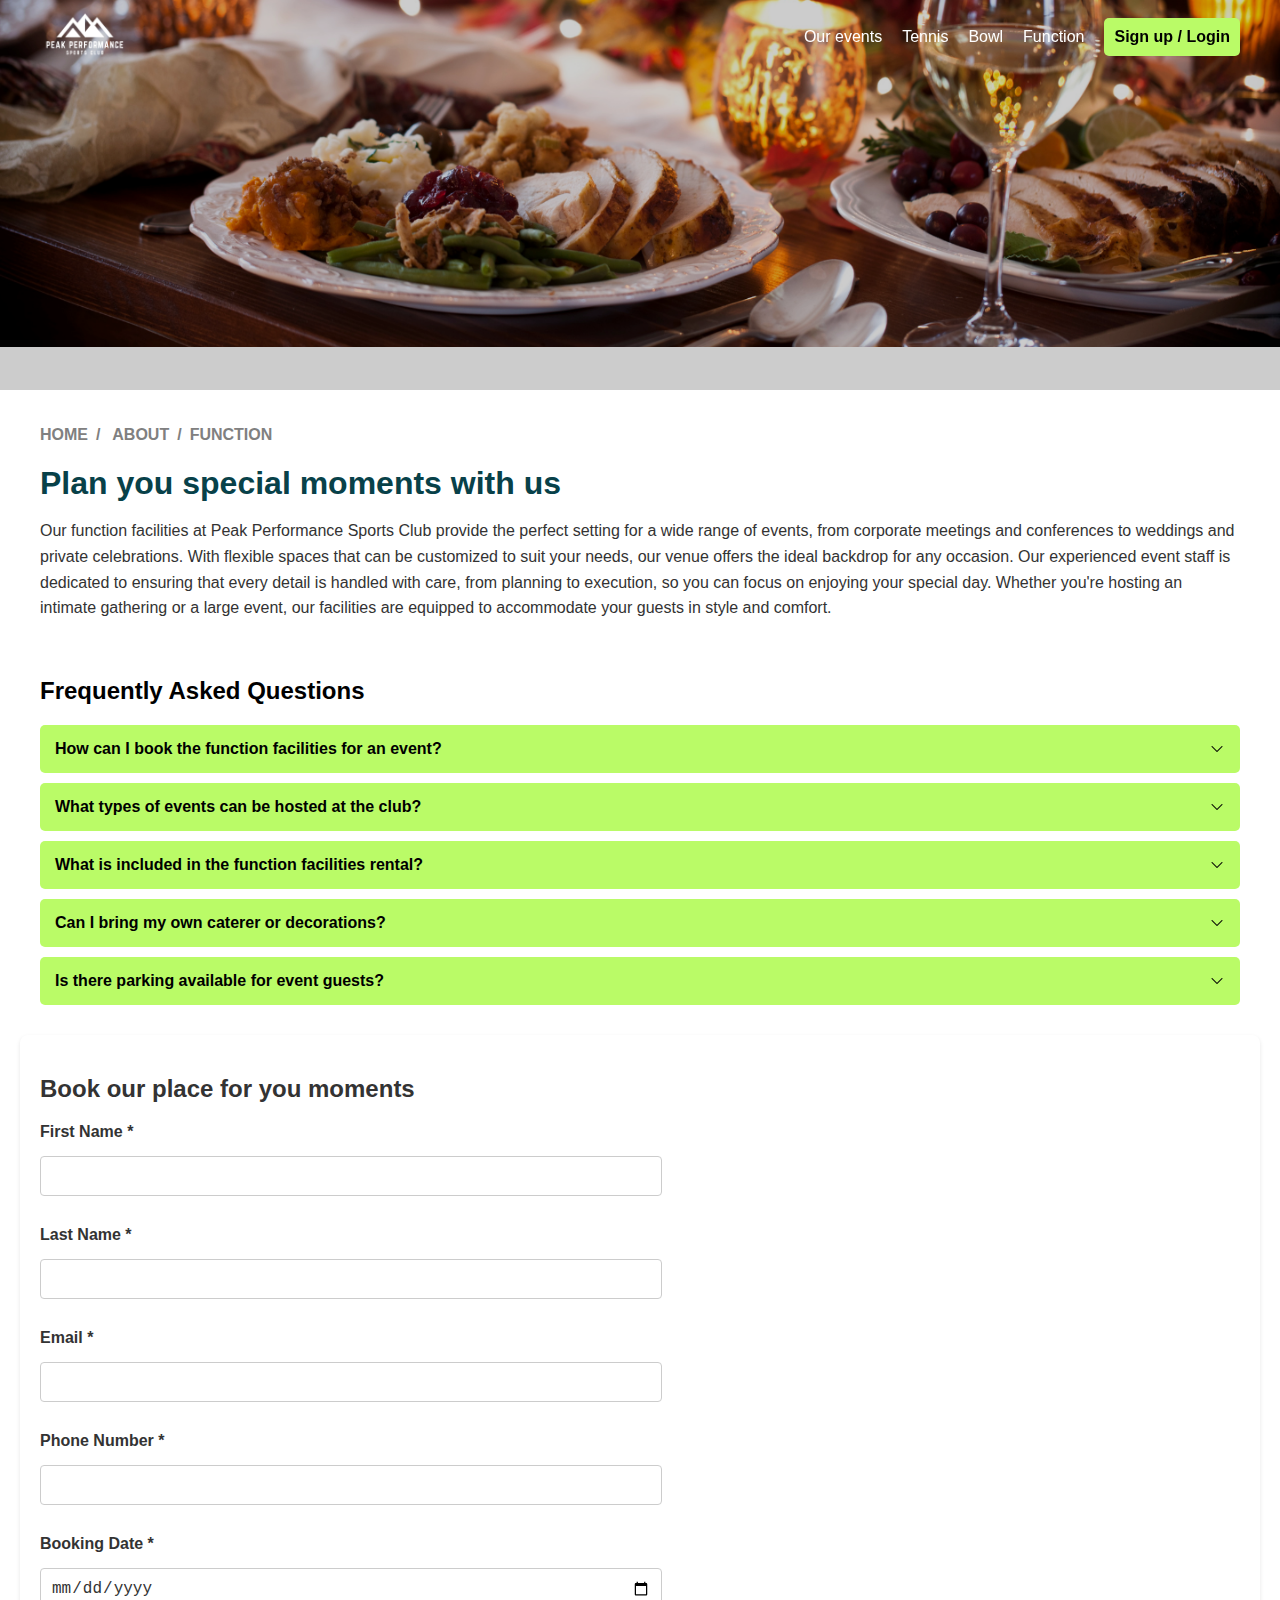
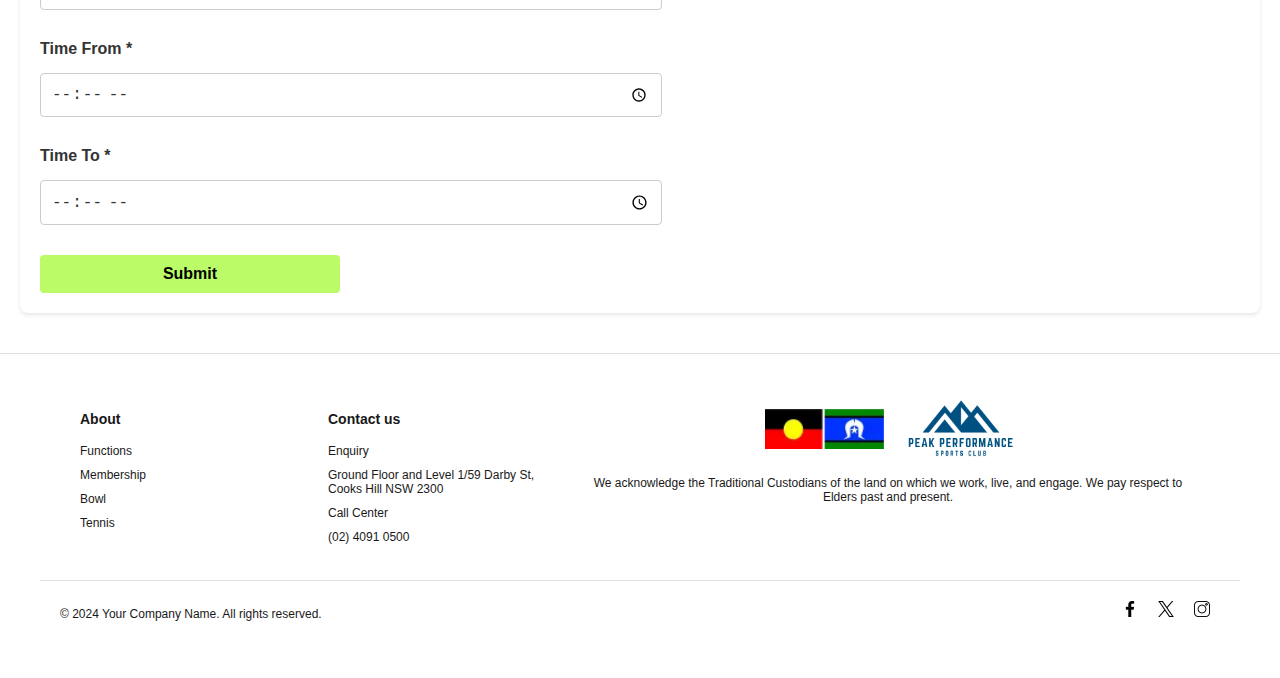
<file: function-article.html>
<!DOCTYPE html>
<html lang="en">
  <head>
    <meta charset="UTF-8" />
    <meta name="viewport" content="width=device-width, initial-scale=1.0" />
    <title>Function | Peak Performance Sports Club</title>
    <link rel="icon" type="image/x-icon" href="/img/favicon.ico" />
    <link rel="stylesheet" href="css/header.css" />
    <link rel="stylesheet" href="css/footer.css" />
    <link rel="stylesheet" href="css/image-header-no-title.css" />
    <link rel="stylesheet" href="css/page-info.css" />
    <link rel="stylesheet" href="css/faq.css" />
    <link rel="stylesheet" href="css/booking-form.css" />
  </head>
  <body>
    <!-- Header -->
    <header>
      <nav class="header-content">
        <a href="index.html">
          <img
            id="logo-header"
            src="img/logo-white.png"
            alt="Peak Performance Sport Club"
          />
        </a>

        <div
          class="hamburger"
          id="hamburger-menu"
          aria-expanded="false"
          aria-controls="nav-menu"
        >
          <span></span>
          <span></span>
          <span></span>
        </div>
        <div class="nav-menu" id="nav-menu" role="menu">
          <ul>
            <li><a href="latest-events.html">Our events</a></li>
            <li><a href="tennis-article.html">Tennis</a></li>
            <li><a href="lawn-bowl-article.html">Bowl</a></li>
            <li><a href="function-article.html">Function</a></li>
          </ul>

          <div class="header-desktop-button">
            <a href="login.html"><button>Sign up / Login</button></a>
          </div>
        </div>
      </nav>
    </header>
    <main>
      <!-- Image Banner -->
      <div class="about-us-banner">
        <img src="img/function-banner.png" alt="Function Banner" />
      </div>

      <!-- Page Info -->
      <section class="content-container">
        <nav aria-label="breadcrumb">
          <ol class="breadcrumb">
            <li class="breadcrumb-item"><a href="index.html">HOME</a></li>
            <li class="breadcrumb-item active" aria-current="page">
              <a href="about-us.html">ABOUT</a>
            </li>
            <li class="breadcrumb-item active" aria-current="page">FUNCTION</li>
          </ol>
        </nav>

        <h1 class="page-title">Plan you special moments with us</h1>

        <p class="page-description">
          Our function facilities at Peak Performance Sports Club provide the
          perfect setting for a wide range of events, from corporate meetings
          and conferences to weddings and private celebrations. With flexible
          spaces that can be customized to suit your needs, our venue offers the
          ideal backdrop for any occasion. Our experienced event staff is
          dedicated to ensuring that every detail is handled with care, from
          planning to execution, so you can focus on enjoying your special day.
          Whether you're hosting an intimate gathering or a large event, our
          facilities are equipped to accommodate your guests in style and
          comfort.
        </p>
      </section>

      <section id="faq">
        <h2>Frequently Asked Questions</h2>

        <div class="faq-item">
          <div class="faq-question">
            How can I book the function facilities for an event?
            <img
              src="img/down-arrow.png"
              class="faq-arrow"
              alt="Toggle Arrow"
            />
          </div>
          <div class="faq-answer">
            To book our function facilities, please contact our events team
            through the club's website or call us directly. We'll assist you in
            selecting the right space, discuss your specific needs, and help you
            plan your event from start to finish.
          </div>
        </div>

        <div class="faq-item">
          <div class="faq-question">
            What types of events can be hosted at the club?
            <img
              src="img/down-arrow.png"
              class="faq-arrow"
              alt="Toggle Arrow"
            />
          </div>
          <div class="faq-answer">
            Our function facilities are versatile and can host a wide range of
            events, including corporate meetings, conferences, weddings,
            birthday parties, and other private celebrations. We offer
            customizable options to ensure that your event is tailored to your
            preferences.
          </div>
        </div>

        <div class="faq-item">
          <div class="faq-question">
            What is included in the function facilities rental?
            <img
              src="img/down-arrow.png"
              class="faq-arrow"
              alt="Toggle Arrow"
            />
          </div>
          <div class="faq-answer">
            The rental of our function facilities includes access to the event
            space, tables and chairs, basic audio-visual equipment, and on-site
            event coordination. Additional services such as catering,
            decoration, and specialized equipment can be arranged upon request.
          </div>
        </div>

        <div class="faq-item">
          <div class="faq-question">
            Can I bring my own caterer or decorations?
            <img
              src="img/down-arrow.png"
              class="faq-arrow"
              alt="Toggle Arrow"
            />
          </div>
          <div class="faq-answer">
            Yes, you are welcome to bring your own caterer and decorations,
            although we also offer in-house catering and decoration services. If
            you choose to bring your own, we recommend coordinating with our
            events team to ensure everything meets our venue's guidelines and
            standards.
          </div>
        </div>

        <div class="faq-item">
          <div class="faq-question">
            Is there parking available for event guests?
            <img
              src="img/down-arrow.png"
              class="faq-arrow"
              alt="Toggle Arrow"
            />
          </div>
          <div class="faq-answer">
            Yes, we have ample parking available on-site for event guests. Our
            parking facilities are conveniently located near the function
            spaces, making it easy for your guests to access the venue.
          </div>
        </div>
      </section>

      <section class="booking-form">
        <h2>Book our place for you moments</h2>
        <form id="tennis-booking-form" novalidate>
          <div class="form-group">
            <label for="first-name">First Name *</label>
            <input type="text" id="first-name" name="first-name" required />
            <span id="first-name-error" class="error-message"></span>
          </div>
          <div class="form-group">
            <label for="last-name">Last Name *</label>
            <input type="text" id="last-name" name="last-name" required />
            <span id="last-name-error" class="error-message"></span>
          </div>
          <div class="form-group">
            <label for="email">Email *</label>
            <input type="email" id="email" name="email" required />
            <span id="email-error" class="error-message"></span>
          </div>
          <div class="form-group">
            <label for="phone">Phone Number *</label>
            <input
              type="tel"
              id="phone"
              name="phone"
              required
              pattern="^\d{10}$"
            />
            <span id="phone-error" class="error-message"></span>
          </div>
          <div class="form-group">
            <label for="booking-date">Booking Date *</label>
            <input type="date" id="booking-date" name="booking-date" required />
            <span id="booking-date-error" class="error-message"></span>
          </div>
          <div class="form-group">
            <label for="time-from">Time From *</label>
            <input type="time" id="time-from" name="time-from" required />
            <span id="time-from-error" class="error-message"></span>
          </div>
          <div class="form-group">
            <label for="time-to">Time To *</label>
            <input type="time" id="time-to" name="time-to" required />
            <span id="time-to-error" class="error-message"></span>
          </div>
          <button type="submit">Submit</button>
        </form>
      </section>
    </main>

    <footer>
      <div class="footer">
        <div class="footer-container">
          <div class="footer-row">
            <div class="footer-column">
              <p class="collapsible-header">
                <a href="about-us.html">About</a>
                <img src="img/down-arrow.png" alt="arrow" class="arrow-icon" />
              </p>
              <ul class="collapsible-content">
                <li><a href="function-article.html">Functions</a></li>
                <li><a href="membership.html">Membership</a></li>
                <li><a href="lawn-bowl-article.html">Bowl</a></li>
                <li><a href="tennis-article.html">Tennis</a></li>
              </ul>
            </div>
            <div class="footer-column">
              <p><a href="contact-us.html">Contact us</a></p>
              <ul>
                <li><a href="contact-us.html">Enquiry</a></li>
                <li>
                  <a href="#"
                    >Ground Floor and Level 1/59 Darby St, Cooks Hill NSW
                    2300</a
                  >
                </li>
                <li>Call Center</li>
                <li><a href="tel:+0240910500">(02) 4091 0500</a></li>
              </ul>
            </div>
            <div class="footer-column footer-right">
              <div>
                <img class="footer-flag" src="img/flag.webp" alt="Flag 1" />
                <img class="footer-logo" src="img/logo-color.png" alt="Logo" />
              </div>
              <p style="text-align: center; font-size: 12px">
                We acknowledge the Traditional Custodians of the land on which
                we work, live, and engage. We pay respect to Elders past and
                present.
              </p>
            </div>
          </div>
          <div class="footer-bottom">
            <div class="footer-bottom-content">
              <p style="font-size: 12px">
                &copy; 2024 Your Company Name. All rights reserved.
              </p>

              <div class="social-links">
                <ul>
                  <li>
                    <a href="facebook.com"
                      ><img
                        class="social-icon"
                        src="img/facebook.png"
                        alt="Facebook"
                    /></a>
                  </li>
                  <li>
                    <a href="x.com"
                      ><img class="social-icon" src="img/x.png" alt="X" />
                    </a>
                  </li>
                  <li>
                    <a href="instagram.com"
                      ><img
                        class="social-icon"
                        src="img/instagram.png"
                        alt="Instagram"
                      />
                    </a>
                  </li>
                </ul>
              </div>
            </div>
          </div>
        </div>
      </div>
    </footer>
  </body>
  <script src="scripts/script.js"></script>
  <script src="scripts/faq.js"></script>
  <script src="scripts/booking-form.js"></script>
</html>
</file>
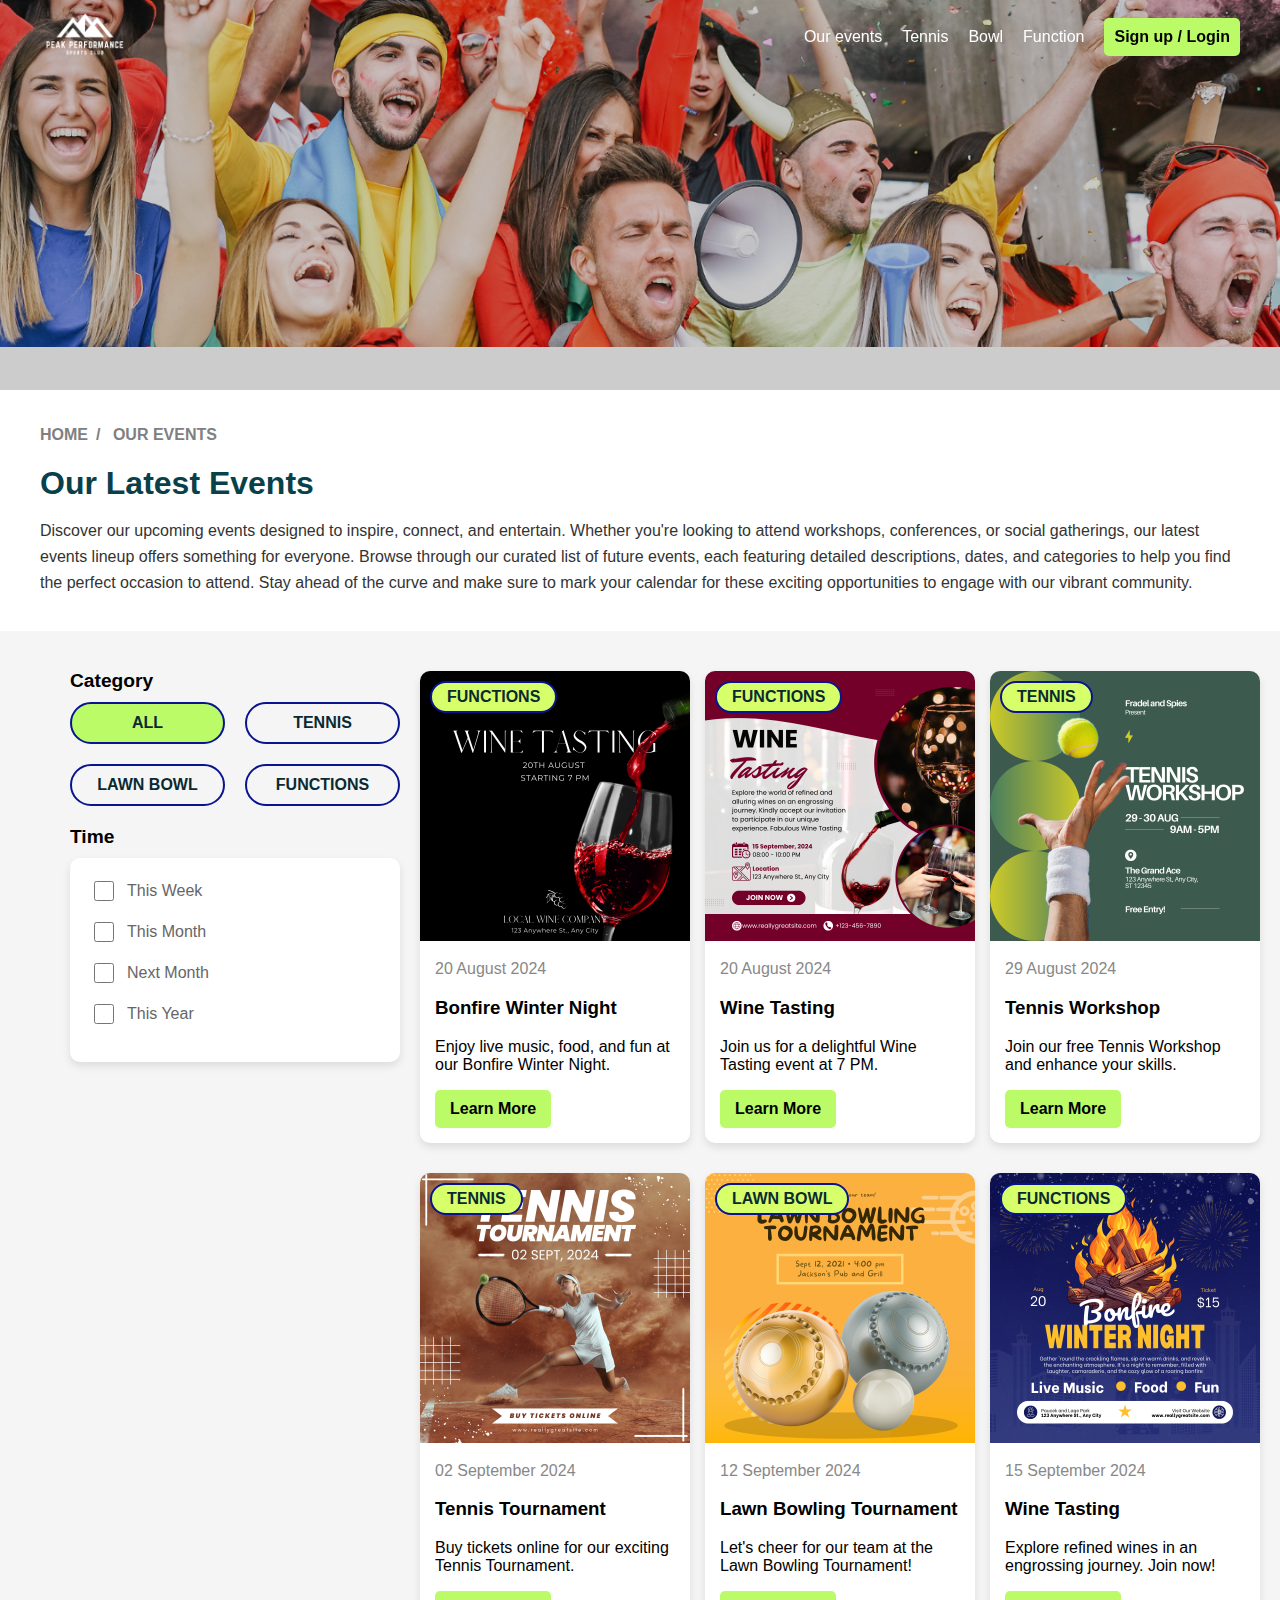
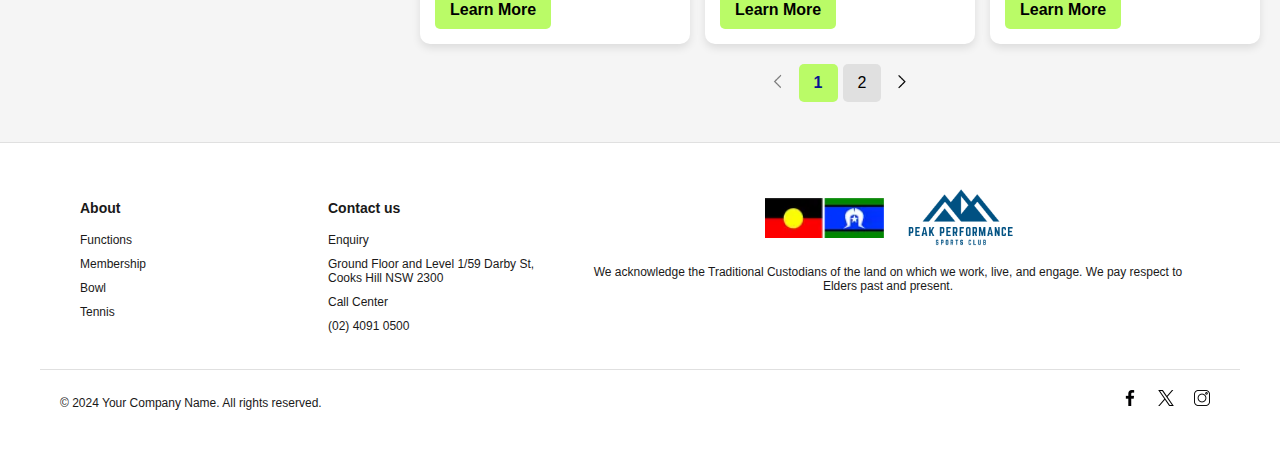
<file: latest-events.html>
<!DOCTYPE html>
<html lang="en">
  <head>
    <meta charset="UTF-8" />
    <meta name="viewport" content="width=device-width, initial-scale=1.0" />
    <title>Latest Events | Peak Performance Sports Club</title>
    <link rel="icon" type="image/x-icon" href="/img/favicon.ico" />
    <link rel="stylesheet" href="css/header.css" />
    <link rel="stylesheet" href="css/footer.css" />
    <link rel="stylesheet" href="css/image-header-no-title.css" />
    <link rel="stylesheet" href="css/page-info.css" />
    <link rel="stylesheet" href="css/filtering.css" />
  </head>
  <body>
    <!-- Header -->
    <header>
      <nav class="header-content">
        <a href="index.html">
          <img
            id="logo-header"
            src="img/logo-white.png"
            alt="Peak Performance Sport Club"
          />
        </a>

        <div
          class="hamburger"
          id="hamburger-menu"
          aria-expanded="false"
          aria-controls="nav-menu"
        >
          <span></span>
          <span></span>
          <span></span>
        </div>
        <div class="nav-menu" id="nav-menu" role="menu">
          <ul>
            <li><a href="latest-events.html">Our events</a></li>
            <li><a href="tennis-article.html">Tennis</a></li>
            <li><a href="lawn-bowl-article.html">Bowl</a></li>
            <li><a href="function-article.html">Function</a></li>
          </ul>

          <div class="header-desktop-button">
            <a href="login.html"><button>Sign up / Login</button></a>
          </div>
        </div>
      </nav>
    </header>
    <main>
      <!-- Image Banner -->
      <div class="about-us-banner">
        <img src="img/latest-events-banner.png" alt="About Us Banner" />
      </div>

      <!-- Page Info -->
      <section class="content-container">
        <nav aria-label="breadcrumb">
          <ol class="breadcrumb">
            <li class="breadcrumb-item"><a href="index.html">HOME</a></li>
            <li class="breadcrumb-item active" aria-current="page">
              OUR EVENTS
            </li>
          </ol>
        </nav>

        <h1 class="page-title">Our Latest Events</h1>

        <p class="page-description">
          Discover our upcoming events designed to inspire, connect, and
          entertain. Whether you're looking to attend workshops, conferences, or
          social gatherings, our latest events lineup offers something for
          everyone. Browse through our curated list of future events, each
          featuring detailed descriptions, dates, and categories to help you
          find the perfect occasion to attend. Stay ahead of the curve and make
          sure to mark your calendar for these exciting opportunities to engage
          with our vibrant community.
        </p>
      </section>

      <!-- Filtering -->

      <section class="filtered-events-container">
        <!-- Filter Section -->
        <aside class="filter-section">
          <h3>Category</h3>
          <div class="categories">
            <button class="filter-button active" data-category="ALL">
              ALL
            </button>
            <button class="filter-button" data-category="TENNIS">TENNIS</button>
            <button class="filter-button" data-category="LAWN BOWL">
              LAWN BOWL
            </button>
            <button class="filter-button" data-category="FUNCTIONS">
              FUNCTIONS
            </button>
          </div>

          <h3>Time</h3>
          <div class="time-filter">
            <label
              ><input type="checkbox" data-time="thisWeek" /> This Week</label
            >
            <label
              ><input type="checkbox" data-time="thisMonth" /> This Month</label
            >
            <label
              ><input type="checkbox" data-time="nextMonth" /> Next Month</label
            >
            <label
              ><input type="checkbox" data-time="thisYear" /> This Year</label
            >
          </div>
        </aside>

        <!-- Events Listing Section -->
        <section class="filtered-event-listing">
          <div
            id="filtered-event-tiles-container"
            class="filtered-event-tiles"
          ></div>
          <p
            id="no-result-message"
            class="no-result-message"
            style="display: none"
          >
            Sorry, no events match your selection.
          </p>
          <div id="pagination" class="pagination">
            <button id="prevPage" class="arrow left-arrow">
              <img src="img/left-arrow.png" alt="Previous Page" />
            </button>
            <button id="nextPage" class="arrow right-arrow">
              <img src="img/right-arrow.png" alt="Next Page" />
            </button>
          </div>
        </section>
      </section>
    </main>

    <footer>
      <div class="footer">
        <div class="footer-container">
          <div class="footer-row">
            <div class="footer-column">
              <p class="collapsible-header">
                <a href="about-us.html">About</a>
                <img src="img/down-arrow.png" alt="arrow" class="arrow-icon" />
              </p>
              <ul class="collapsible-content">
                <li><a href="function-article.html">Functions</a></li>
                <li><a href="membership.html">Membership</a></li>
                <li><a href="lawn-bowl-article.html">Bowl</a></li>
                <li><a href="tennis-article.html">Tennis</a></li>
              </ul>
            </div>
            <div class="footer-column">
              <p><a href="contact-us.html">Contact us</a></p>
              <ul>
                <li><a href="contact-us.html">Enquiry</a></li>
                <li>
                  <a href="#"
                    >Ground Floor and Level 1/59 Darby St, Cooks Hill NSW
                    2300</a
                  >
                </li>
                <li>Call Center</li>
                <li><a href="tel:+0240910500">(02) 4091 0500</a></li>
              </ul>
            </div>
            <div class="footer-column footer-right">
              <div>
                <img class="footer-flag" src="img/flag.webp" alt="Flag 1" />
                <img class="footer-logo" src="img/logo-color.png" alt="Logo" />
              </div>
              <p style="text-align: center; font-size: 12px">
                We acknowledge the Traditional Custodians of the land on which
                we work, live, and engage. We pay respect to Elders past and
                present.
              </p>
            </div>
          </div>
          <div class="footer-bottom">
            <div class="footer-bottom-content">
              <p style="font-size: 12px">
                &copy; 2024 Your Company Name. All rights reserved.
              </p>

              <div class="social-links">
                <ul>
                  <li>
                    <a href="facebook.com"
                      ><img
                        class="social-icon"
                        src="img/facebook.png"
                        alt="Facebook"
                    /></a>
                  </li>
                  <li>
                    <a href="x.com"
                      ><img class="social-icon" src="img/x.png" alt="X" />
                    </a>
                  </li>
                  <li>
                    <a href="instagram.com"
                      ><img
                        class="social-icon"
                        src="img/instagram.png"
                        alt="Instagram"
                      />
                    </a>
                  </li>
                </ul>
              </div>
            </div>
          </div>
        </div>
      </div>
    </footer>
  </body>
  <script src="scripts/script.js"></script>
  <script src="scripts/filter.js"></script>
</html>
</file>
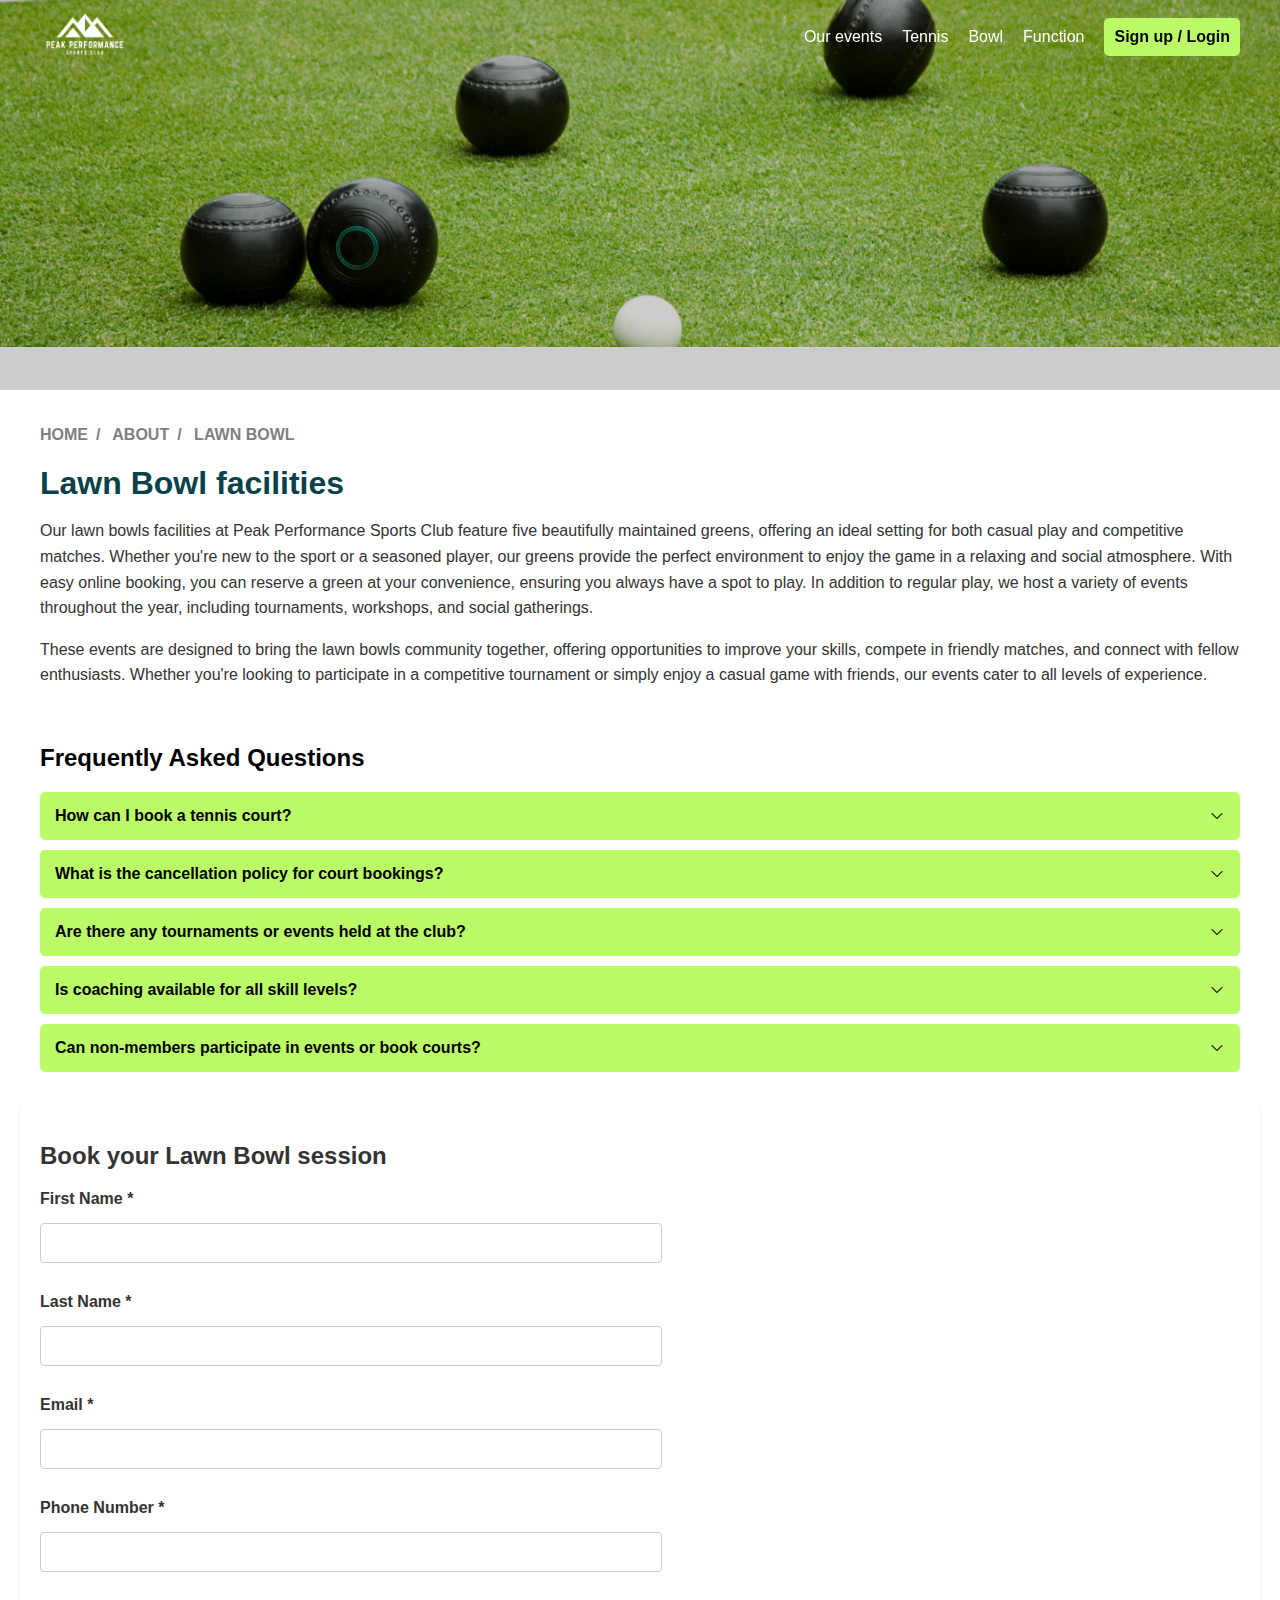
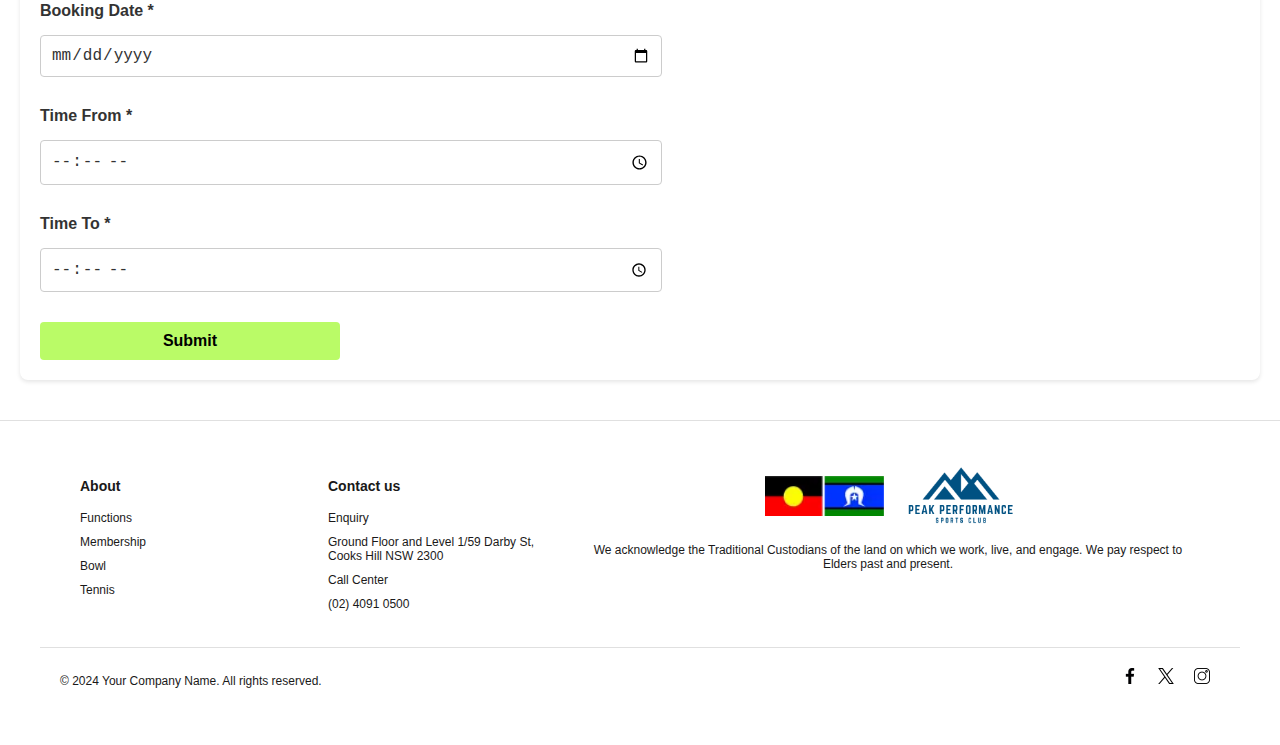
<file: lawn-bowl-article.html>
<!DOCTYPE html>
<html lang="en">
  <head>
    <meta charset="UTF-8" />
    <meta name="viewport" content="width=device-width, initial-scale=1.0" />
    <title>Lawn Bowl | Peak Performance Sports Club</title>
    <link rel="icon" type="image/x-icon" href="/img/favicon.ico" />
    <link rel="stylesheet" href="css/header.css" />
    <link rel="stylesheet" href="css/footer.css" />
    <link rel="stylesheet" href="css/image-header-no-title.css" />
    <link rel="stylesheet" href="css/page-info.css" />
    <link rel="stylesheet" href="css/faq.css" />
    <link rel="stylesheet" href="css/booking-form.css" />
  </head>
  <body>
    <!-- Header -->
    <header>
      <nav class="header-content">
        <a href="index.html">
          <img
            id="logo-header"
            src="img/logo-white.png"
            alt="Peak Performance Sport Club"
          />
        </a>

        <div
          class="hamburger"
          id="hamburger-menu"
          aria-expanded="false"
          aria-controls="nav-menu"
        >
          <span></span>
          <span></span>
          <span></span>
        </div>
        <div class="nav-menu" id="nav-menu" role="menu">
          <ul>
            <li><a href="latest-events.html">Our events</a></li>
            <li><a href="tennis-article.html">Tennis</a></li>
            <li><a href="lawn-bowl-article.html">Bowl</a></li>
            <li><a href="function-article.html">Function</a></li>
          </ul>

          <div class="header-desktop-button">
            <a href="login.html"><button>Sign up / Login</button></a>
          </div>
        </div>
      </nav>
    </header>
    <main>
      <!-- Image Banner -->
      <section class="about-us-banner">
        <img src="img/lawn-bowl-banner.png" alt="Lawn Bowl Banner" />
      </section>

      <!-- Page Info -->
      <section class="content-container">
        <nav aria-label="breadcrumb">
          <ol class="breadcrumb">
            <li class="breadcrumb-item"><a href="index.html">HOME</a></li>
            <li class="breadcrumb-item active" aria-current="page">
              <a href="about-us.html">ABOUT</a>
            </li>
            <li class="breadcrumb-item active" aria-current="page">
              LAWN BOWL
            </li>
          </ol>
        </nav>

        <h1 class="page-title">Lawn Bowl facilities</h1>

        <p class="page-description">
          Our lawn bowls facilities at Peak Performance Sports Club feature five
          beautifully maintained greens, offering an ideal setting for both
          casual play and competitive matches. Whether you're new to the sport
          or a seasoned player, our greens provide the perfect environment to
          enjoy the game in a relaxing and social atmosphere. With easy online
          booking, you can reserve a green at your convenience, ensuring you
          always have a spot to play. In addition to regular play, we host a
          variety of events throughout the year, including tournaments,
          workshops, and social gatherings.
        </p>
        <p class="page-description">
          These events are designed to bring the lawn bowls community together,
          offering opportunities to improve your skills, compete in friendly
          matches, and connect with fellow enthusiasts. Whether you're looking
          to participate in a competitive tournament or simply enjoy a casual
          game with friends, our events cater to all levels of experience.
        </p>
      </section>

      <section id="faq">
        <h2>Frequently Asked Questions</h2>

        <div class="faq-item">
          <div class="faq-question" aria-expanded="false" aria-controls="faq1">
            How can I book a tennis court?
            <img
              src="img/down-arrow.png"
              class="faq-arrow"
              alt="Toggle Arrow"
            />
          </div>
          <div class="faq-answer" id="faq1">
            You can book a tennis court through our online booking system
            available on the club's website. Simply log in with your membership
            details, select the date and time, and choose an available court.
            You can also make bookings in person at the club's reception.
          </div>
        </div>

        <div class="faq-item">
          <div class="faq-question" aria-expanded="false" aria-controls="faq2">
            What is the cancellation policy for court bookings?
            <img
              src="img/down-arrow.png"
              class="faq-arrow"
              alt="Toggle Arrow"
            />
          </div>
          <div class="faq-answer" id="faq2">
            We require at least 24 hours' notice for court booking
            cancellations. If you cancel within this timeframe, you will receive
            a full refund. Cancellations made less than 24 hours before the
            booking will be charged in full.
          </div>
        </div>

        <div class="faq-item">
          <div class="faq-question" aria-expanded="false" aria-controls="faq3">
            Are there any tournaments or events held at the club?
            <img
              src="img/down-arrow.png"
              class="faq-arrow"
              alt="Toggle Arrow"
            />
          </div>
          <div class="faq-answer" id="faq3">
            Yes, we regularly host a variety of tournaments and events,
            including singles and doubles competitions, as well as social mixers
            and workshops. These events are open to members of all skill levels
            and provide a great opportunity to engage with other tennis
            enthusiasts.
          </div>
        </div>

        <div class="faq-item">
          <div class="faq-question" aria-expanded="false" aria-controls="faq4">
            Is coaching available for all skill levels?
            <img
              src="img/down-arrow.png"
              class="faq-arrow"
              alt="Toggle Arrow"
            />
          </div>
          <div class="faq-answer" id="faq4">
            Absolutely! Our coaching programs cater to players of all levels,
            from beginners to advanced. We offer private lessons, group
            sessions, and specialized workshops led by experienced coaches to
            help you improve your game.
          </div>
        </div>

        <div class="faq-item">
          <div class="faq-question" aria-expanded="false" aria-controls="faq5">
            Can non-members participate in events or book courts?
            <img
              src="img/down-arrow.png"
              class="faq-arrow"
              alt="Toggle Arrow"
            />
          </div>
          <div class="faq-answer" id="faq5">
            Yes, non-members are welcome to participate in certain events and
            book courts, though priority is given to members. Non-members may
            also be subject to different pricing. Please contact the club for
            specific details regarding non-member participation.
          </div>
        </div>
      </section>

      <section class="booking-form">
        <h2>Book your Lawn Bowl session</h2>
        <form id="tennis-booking-form" novalidate>
          <div class="form-group">
            <label for="first-name">First Name *</label>
            <input type="text" id="first-name" name="first-name" required />
            <span id="first-name-error" class="error-message"></span>
          </div>
          <div class="form-group">
            <label for="last-name">Last Name *</label>
            <input type="text" id="last-name" name="last-name" required />
            <span id="last-name-error" class="error-message"></span>
          </div>
          <div class="form-group">
            <label for="email">Email *</label>
            <input type="email" id="email" name="email" required />
            <span id="email-error" class="error-message"></span>
          </div>
          <div class="form-group">
            <label for="phone">Phone Number *</label>
            <input
              type="tel"
              id="phone"
              name="phone"
              required
              pattern="^\d{10}$"
            />
            <span id="phone-error" class="error-message"></span>
          </div>
          <div class="form-group">
            <label for="booking-date">Booking Date *</label>
            <input type="date" id="booking-date" name="booking-date" required />
            <span id="booking-date-error" class="error-message"></span>
          </div>
          <div class="form-group">
            <label for="time-from">Time From *</label>
            <input type="time" id="time-from" name="time-from" required />
            <span id="time-from-error" class="error-message"></span>
          </div>
          <div class="form-group">
            <label for="time-to">Time To *</label>
            <input type="time" id="time-to" name="time-to" required />
            <span id="time-to-error" class="error-message"></span>
          </div>
          <button type="submit">Submit</button>
        </form>
      </section>
    </main>

    <footer>
      <div class="footer">
        <div class="footer-container">
          <div class="footer-row">
            <div class="footer-column">
              <p class="collapsible-header">
                <a href="about-us.html">About</a>
                <img src="img/down-arrow.png" alt="arrow" class="arrow-icon" />
              </p>
              <ul class="collapsible-content">
                <li><a href="function-article.html">Functions</a></li>
                <li><a href="membership.html">Membership</a></li>
                <li><a href="lawn-bowl-article.html">Bowl</a></li>
                <li><a href="tennis-article.html">Tennis</a></li>
              </ul>
            </div>
            <div class="footer-column">
              <p><a href="contact-us.html">Contact us</a></p>
              <ul>
                <li><a href="contact-us.html">Enquiry</a></li>
                <li>
                  <a href="#"
                    >Ground Floor and Level 1/59 Darby St, Cooks Hill NSW
                    2300</a
                  >
                </li>
                <li>Call Center</li>
                <li><a href="tel:+0240910500">(02) 4091 0500</a></li>
              </ul>
            </div>
            <div class="footer-column footer-right">
              <div>
                <img class="footer-flag" src="img/flag.webp" alt="Flag 1" />
                <img class="footer-logo" src="img/logo-color.png" alt="Logo" />
              </div>
              <p style="text-align: center; font-size: 12px">
                We acknowledge the Traditional Custodians of the land on which
                we work, live, and engage. We pay respect to Elders past and
                present.
              </p>
            </div>
          </div>
          <div class="footer-bottom">
            <div class="footer-bottom-content">
              <p style="font-size: 12px">
                &copy; 2024 Your Company Name. All rights reserved.
              </p>

              <div class="social-links">
                <ul>
                  <li>
                    <a href="facebook.com"
                      ><img
                        class="social-icon"
                        src="img/facebook.png"
                        alt="Facebook"
                    /></a>
                  </li>
                  <li>
                    <a href="x.com"
                      ><img class="social-icon" src="img/x.png" alt="X" />
                    </a>
                  </li>
                  <li>
                    <a href="instagram.com"
                      ><img
                        class="social-icon"
                        src="img/instagram.png"
                        alt="Instagram"
                      />
                    </a>
                  </li>
                </ul>
              </div>
            </div>
          </div>
        </div>
      </div>
    </footer>
  </body>
  <script src="scripts/script.js"></script>
  <script src="scripts/faq.js"></script>
  <script src="scripts/booking-form.js"></script>
</html>
</file>
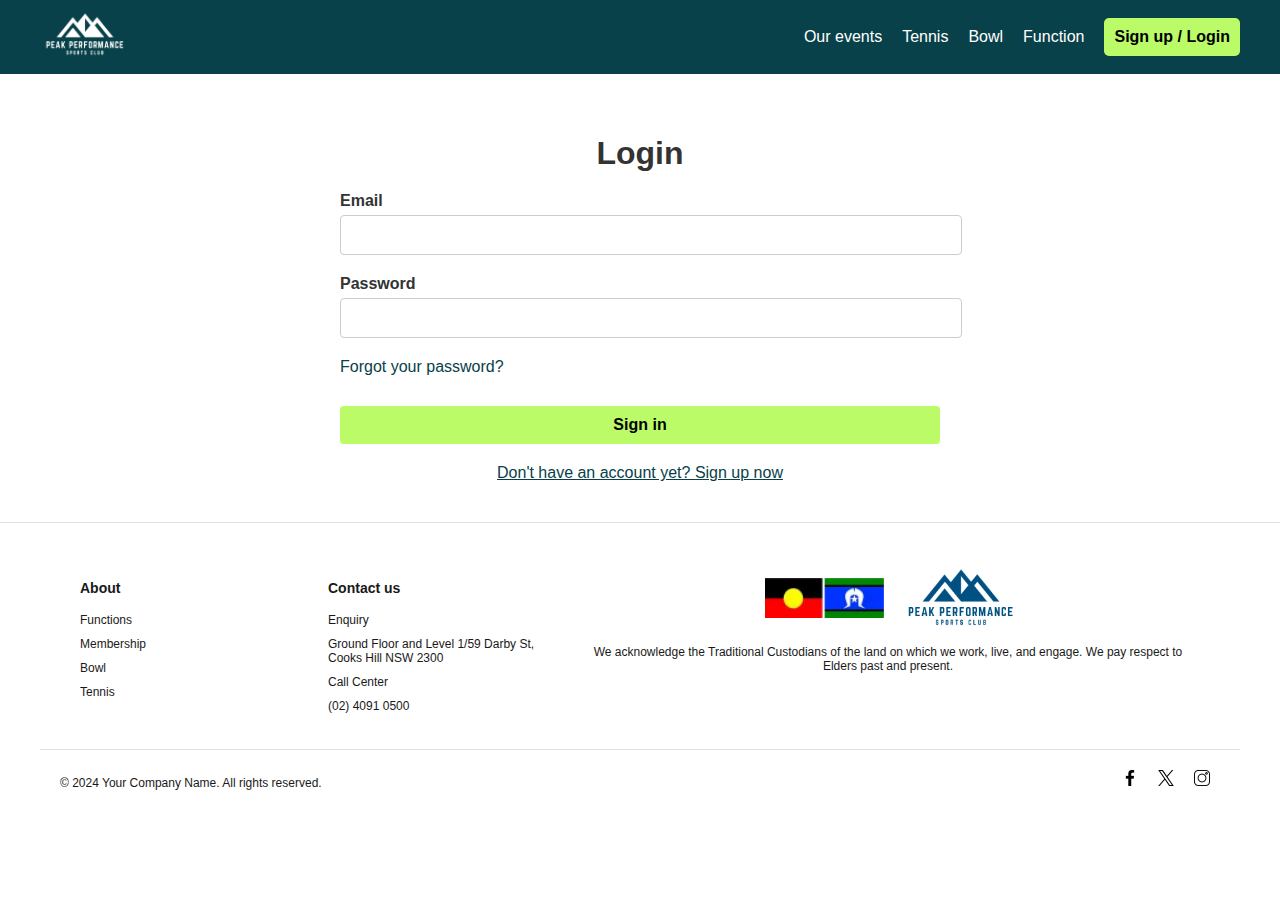
<file: login.html>
<!DOCTYPE html>
<html lang="en">
  <head>
    <meta charset="UTF-8" />
    <meta name="viewport" content="width=device-width, initial-scale=1.0" />
    <title>Login | Peak Performance Sports Club</title>
    <link rel="icon" type="image/x-icon" href="/img/favicon.ico" />
    <link rel="stylesheet" href="css/header.css" />
    <link rel="stylesheet" href="css/footer.css" />
    <link rel="stylesheet" href="css/image-header-no-title.css" />
    <link rel="stylesheet" href="css/page-info.css" />
    <link rel="stylesheet" href="css/info-cta.css" />
    <link rel="stylesheet" href="css/login.css" />
    <style>
      header {
        background-color: #084149;
        padding: 10px 0;
        font-size: 16px;
        position: fixed;
        width: 100%;
        z-index: 1000;
        position: relative;
      }
    </style>
  </head>
  <body>
    <!-- Header -->
    <header>
      <nav class="header-content">
        <a href="index.html">
          <img
            id="logo-header"
            src="img/logo-white.png"
            alt="Peak Performance Sport Club"
          />
        </a>

        <div
          class="hamburger"
          id="hamburger-menu"
          aria-expanded="false"
          aria-controls="nav-menu"
        >
          <span></span>
          <span></span>
          <span></span>
        </div>
        <div class="nav-menu" id="nav-menu" role="menu">
          <ul>
            <li><a href="latest-events.html">Our events</a></li>
            <li><a href="tennis-article.html">Tennis</a></li>
            <li><a href="lawn-bowl-article.html">Bowl</a></li>
            <li><a href="function-article.html">Function</a></li>
          </ul>

          <div class="header-desktop-button">
            <a href="login.html"><button>Sign up / Login</button></a>
          </div>
        </div>
      </nav>
    </header>

    <main class="login-container" role="main">
      <form
        class="login-form"
        id="login-form"
        action="#"
        method="POST"
        novalidate
      >
        <h1>Login</h1>
        <div class="form-group">
          <label for="email">Email</label>
          <input
            type="email"
            id="email"
            name="email"
            required
            aria-required="true"
            aria-describedby="email-error"
            pattern="[a-z0-9._%+-]+@[a-z0-9.-]+\.[a-z]{2,}$"
          />
          <span id="email-error" class="error-message"></span>
        </div>
        <div class="form-group">
          <label for="password">Password</label>
          <input
            type="password"
            id="password"
            name="password"
            required
            aria-required="true"
            aria-describedby="password-error"
          />
          <span id="password-error" class="error-message"></span>
        </div>
        <a href="forgot-password.php" class="forgot-password-link"
          >Forgot your password?</a
        >
        <button type="submit">Sign in</button>
        <a class="create-account" href="create-account.html"
          >Don't have an account yet? Sign up now</a
        >
      </form>
    </main>

    <footer>
      <div class="footer">
        <div class="footer-container">
          <div class="footer-row">
            <div class="footer-column">
              <p class="collapsible-header">
                <a href="about-us.php">About</a>
                <img src="img/down-arrow.png" alt="arrow" class="arrow-icon" />
              </p>
              <ul class="collapsible-content">
                <li><a href="function-article.php">Functions</a></li>
                <li><a href="membership.php">Membership</a></li>
                <li><a href="lawn-bowl-article.php">Bowl</a></li>
                <li><a href="tennis-article.php">Tennis</a></li>
              </ul>
            </div>
            <div class="footer-column">
              <p><a href="contact-us.php">Contact us</a></p>
              <ul>
                <li><a href="contact-us.php">Enquiry</a></li>
                <li>
                  <a href="#"
                    >Ground Floor and Level 1/59 Darby St, Cooks Hill NSW
                    2300</a
                  >
                </li>
                <li>Call Center</li>
                <li><a href="tel:+0240910500">(02) 4091 0500</a></li>
              </ul>
            </div>
            <div class="footer-column footer-right">
              <div>
                <img class="footer-flag" src="img/flag.webp" alt="Flag 1" />
                <img class="footer-logo" src="img/logo-color.png" alt="Logo" />
              </div>
              <p style="text-align: center; font-size: 12px">
                We acknowledge the Traditional Custodians of the land on which
                we work, live, and engage. We pay respect to Elders past and
                present.
              </p>
            </div>
          </div>
          <div class="footer-bottom">
            <div class="footer-bottom-content">
              <p style="font-size: 12px">
                &copy; 2024 Your Company Name. All rights reserved.
              </p>

              <div class="social-links">
                <ul>
                  <li>
                    <a href="facebook.com"
                      ><img
                        class="social-icon"
                        src="img/facebook.png"
                        alt="Facebook"
                    /></a>
                  </li>
                  <li>
                    <a href="x.com"
                      ><img class="social-icon" src="img/x.png" alt="X" />
                    </a>
                  </li>
                  <li>
                    <a href="instagram.com"
                      ><img
                        class="social-icon"
                        src="img/instagram.png"
                        alt="Instagram"
                      />
                    </a>
                  </li>
                </ul>
              </div>
            </div>
          </div>
        </div>
      </div>
    </footer>
  </body>
  <script src="scripts/script.js"></script>
  <script src="scripts/login.js"></script>
</html>
</file>
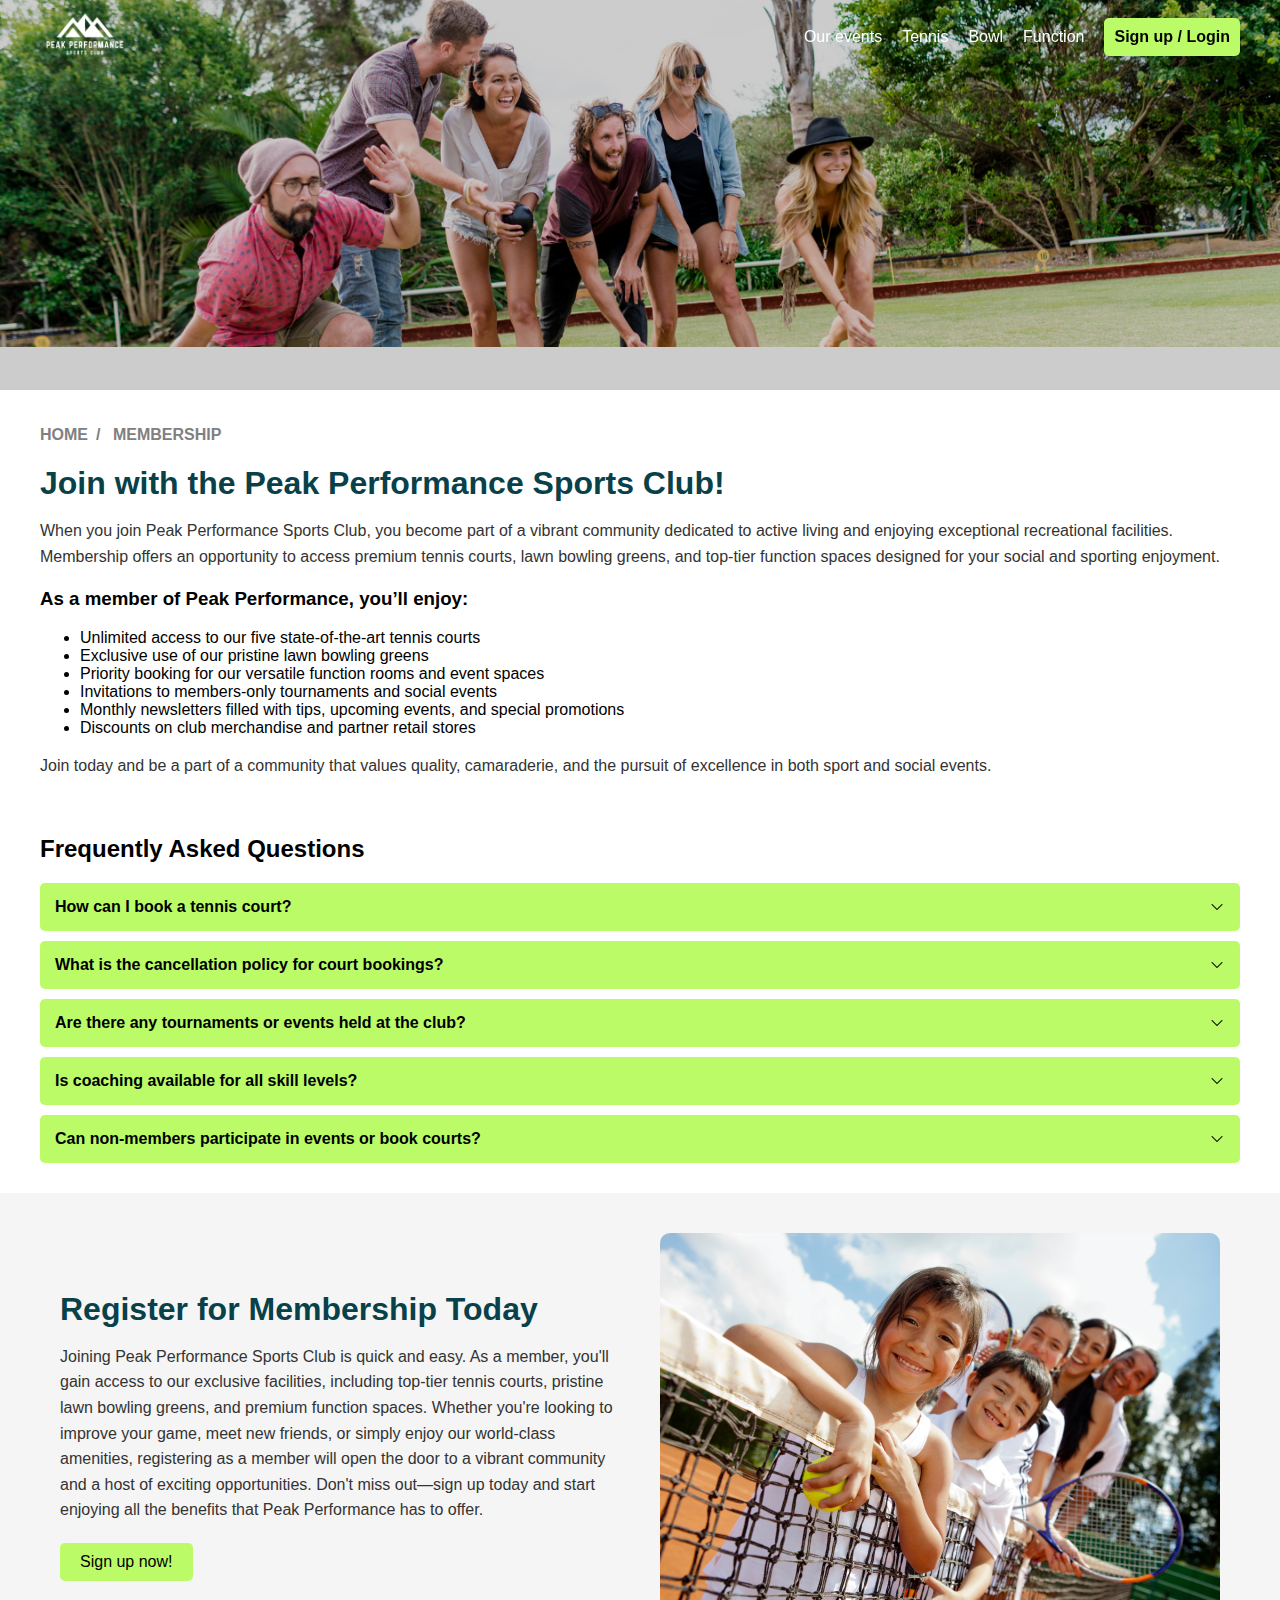
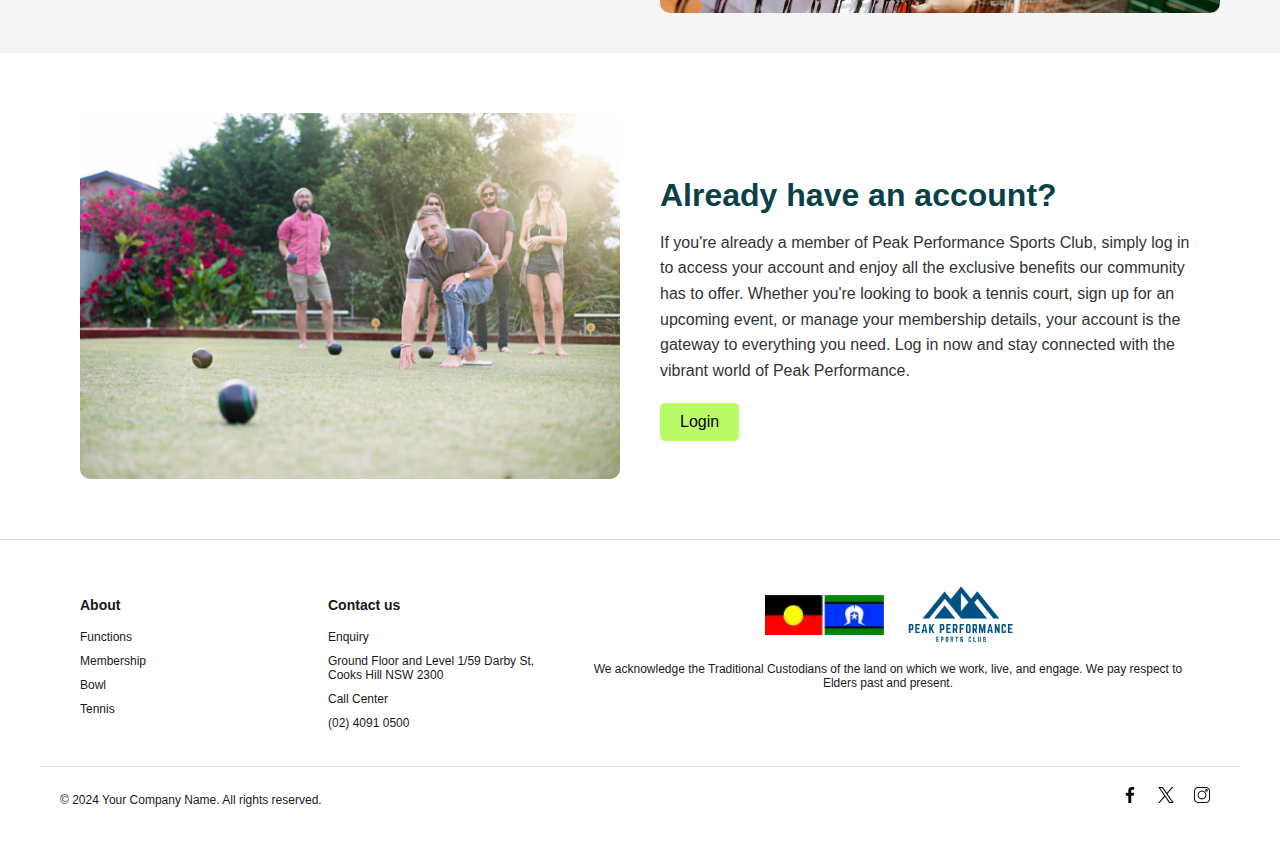
<file: membership.html>
<!DOCTYPE html>
<html lang="en">
  <head>
    <meta charset="UTF-8" />
    <meta name="viewport" content="width=device-width, initial-scale=1.0" />
    <title>Membership| Peak Performance Sports Club</title>
    <link rel="icon" type="image/x-icon" href="/img/favicon.ico" />
    <link rel="stylesheet" href="css/header.css" />
    <link rel="stylesheet" href="css/footer.css" />
    <link rel="stylesheet" href="css/image-header-no-title.css" />
    <link rel="stylesheet" href="css/page-info.css" />
    <link rel="stylesheet" href="css/info-cta.css" />
    <link rel="stylesheet" href="css/faq.css" />
  </head>
  <body>
    <!-- Header -->
    <header>
      <nav class="header-content">
        <a href="index.html">
          <img
            id="logo-header"
            src="img/logo-white.png"
            alt="Peak Performance Sport Club"
          />
        </a>

        <div
          class="hamburger"
          id="hamburger-menu"
          aria-expanded="false"
          aria-controls="nav-menu"
        >
          <span></span>
          <span></span>
          <span></span>
        </div>
        <div class="nav-menu" id="nav-menu" role="menu">
          <ul>
            <li><a href="latest-events.html">Our events</a></li>
            <li><a href="tennis-article.html">Tennis</a></li>
            <li><a href="lawn-bowl-article.html">Bowl</a></li>
            <li><a href="function-article.html">Function</a></li>
          </ul>

          <div class="header-desktop-button">
            <a href="login.html"><button>Sign up / Login</button></a>
          </div>
        </div>
      </nav>
    </header>
    <main>
      <!-- Image Banner -->
      <section class="about-us-banner">
        <img src="img/membership-banner.png" alt="About Us Banner" />
      </section>

      <!-- Page Info -->
      <section class="content-container">
        <nav aria-label="breadcrumb">
          <ol class="breadcrumb">
            <li class="breadcrumb-item"><a href="index.html">HOME</a></li>
            <li class="breadcrumb-item active" aria-current="page">
              MEMBERSHIP
            </li>
          </ol>
        </nav>

        <h1 class="page-title">Join with the Peak Performance Sports Club!</h1>

        <p class="page-description">
          When you join Peak Performance Sports Club, you become part of a
          vibrant community dedicated to active living and enjoying exceptional
          recreational facilities. Membership offers an opportunity to access
          premium tennis courts, lawn bowling greens, and top-tier function
          spaces designed for your social and sporting enjoyment.
        </p>
        <h3>As a member of Peak Performance, you’ll enjoy:</h3>

        <ul class="list-info">
          <li>Unlimited access to our five state-of-the-art tennis courts</li>
          <li>Exclusive use of our pristine lawn bowling greens</li>
          <li>
            Priority booking for our versatile function rooms and event spaces
          </li>
          <li>Invitations to members-only tournaments and social events</li>
          <li>
            Monthly newsletters filled with tips, upcoming events, and special
            promotions
          </li>
          <li>Discounts on club merchandise and partner retail stores</li>
        </ul>

        <p class="page-description">
          Join today and be a part of a community that values quality,
          camaraderie, and the pursuit of excellence in both sport and social
          events.
        </p>
      </section>
      <section id="faq">
        <h2>Frequently Asked Questions</h2>

        <div class="faq-item">
          <div class="faq-question" aria-expanded="false" aria-controls="faq1">
            How can I book a tennis court?
            <img
              src="img/down-arrow.png"
              class="faq-arrow"
              alt="Toggle Arrow"
            />
          </div>
          <div class="faq-answer" id="faq1">
            You can book a tennis court through our online booking system
            available on the club's website. Simply log in with your membership
            details, select the date and time, and choose an available court.
            You can also make bookings in person at the club's reception.
          </div>
        </div>

        <div class="faq-item">
          <div class="faq-question" aria-expanded="false" aria-controls="faq2">
            What is the cancellation policy for court bookings?
            <img
              src="img/down-arrow.png"
              class="faq-arrow"
              alt="Toggle Arrow"
            />
          </div>
          <div class="faq-answer" id="faq2">
            We require at least 24 hours' notice for court booking
            cancellations. If you cancel within this timeframe, you will receive
            a full refund. Cancellations made less than 24 hours before the
            booking will be charged in full.
          </div>
        </div>

        <div class="faq-item">
          <div class="faq-question" aria-expanded="false" aria-controls="faq3">
            Are there any tournaments or events held at the club?
            <img
              src="img/down-arrow.png"
              class="faq-arrow"
              alt="Toggle Arrow"
            />
          </div>
          <div class="faq-answer" id="faq3">
            Yes, we regularly host a variety of tournaments and events,
            including singles and doubles competitions, as well as social mixers
            and workshops. These events are open to members of all skill levels
            and provide a great opportunity to engage with other tennis
            enthusiasts.
          </div>
        </div>

        <div class="faq-item">
          <div class="faq-question" aria-expanded="false" aria-controls="faq4">
            Is coaching available for all skill levels?
            <img
              src="img/down-arrow.png"
              class="faq-arrow"
              alt="Toggle Arrow"
            />
          </div>
          <div class="faq-answer" id="faq4">
            Absolutely! Our coaching programs cater to players of all levels,
            from beginners to advanced. We offer private lessons, group
            sessions, and specialized workshops led by experienced coaches to
            help you improve your game.
          </div>
        </div>

        <div class="faq-item">
          <div class="faq-question" aria-expanded="false" aria-controls="faq5">
            Can non-members participate in events or book courts?
            <img
              src="img/down-arrow.png"
              class="faq-arrow"
              alt="Toggle Arrow"
            />
          </div>
          <div class="faq-answer" id="faq5">
            Yes, non-members are welcome to participate in certain events and
            book courts, though priority is given to members. Non-members may
            also be subject to different pricing. Please contact the club for
            specific details regarding non-member participation.
          </div>
        </div>
      </section>

      <!-- First Section -->
      <section class="content-container-info odd">
        <div class="section">
          <div class="section-content left-content">
            <h2 class="section-title">Register for Membership Today</h2>
            <p class="section-description">
              Joining Peak Performance Sports Club is quick and easy. As a
              member, you'll gain access to our exclusive facilities, including
              top-tier tennis courts, pristine lawn bowling greens, and premium
              function spaces. Whether you're looking to improve your game, meet
              new friends, or simply enjoy our world-class amenities,
              registering as a member will open the door to a vibrant community
              and a host of exciting opportunities. Don't miss out—sign up today
              and start enjoying all the benefits that Peak Performance has to
              offer.
            </p>
            <a href="create-account.html" class="cta-button">Sign up now!</a>
          </div>
          <div class="section-image right-image">
            <img src="img/register.png" alt="Tennis article" />
          </div>
        </div>
      </section>
      <!-- Second Section -->
      <section class="content-container">
        <div class="section">
          <div class="section-image left-image">
            <img src="img/login.png" alt="Lawn Bowl article" />
          </div>
          <div class="section-content right-content">
            <h2 class="section-title">Already have an account?</h2>
            <p class="section-description">
              If you're already a member of Peak Performance Sports Club, simply
              log in to access your account and enjoy all the exclusive benefits
              our community has to offer. Whether you're looking to book a
              tennis court, sign up for an upcoming event, or manage your
              membership details, your account is the gateway to everything you
              need. Log in now and stay connected with the vibrant world of Peak
              Performance.
            </p>
            <a href="login.html" class="cta-button">Login</a>
          </div>
        </div>
      </section>
    </main>

    <footer>
      <div class="footer">
        <div class="footer-container">
          <div class="footer-row">
            <div class="footer-column">
              <p class="collapsible-header">
                <a href="about-us.html">About</a>
                <img src="img/down-arrow.png" alt="arrow" class="arrow-icon" />
              </p>
              <ul class="collapsible-content">
                <li><a href="function-article.html">Functions</a></li>
                <li><a href="membership.html">Membership</a></li>
                <li><a href="lawn-bowl-article.html">Bowl</a></li>
                <li><a href="tennis-article.html">Tennis</a></li>
              </ul>
            </div>
            <div class="footer-column">
              <p><a href="contact-us.html">Contact us</a></p>
              <ul>
                <li><a href="contact-us.html">Enquiry</a></li>
                <li>
                  <a href="#"
                    >Ground Floor and Level 1/59 Darby St, Cooks Hill NSW
                    2300</a
                  >
                </li>
                <li>Call Center</li>
                <li><a href="tel:+0240910500">(02) 4091 0500</a></li>
              </ul>
            </div>
            <div class="footer-column footer-right">
              <div>
                <img class="footer-flag" src="img/flag.webp" alt="Flag 1" />
                <img class="footer-logo" src="img/logo-color.png" alt="Logo" />
              </div>
              <p style="text-align: center; font-size: 12px">
                We acknowledge the Traditional Custodians of the land on which
                we work, live, and engage. We pay respect to Elders past and
                present.
              </p>
            </div>
          </div>
          <div class="footer-bottom">
            <div class="footer-bottom-content">
              <p style="font-size: 12px">
                &copy; 2024 Your Company Name. All rights reserved.
              </p>

              <div class="social-links">
                <ul>
                  <li>
                    <a href="facebook.com"
                      ><img
                        class="social-icon"
                        src="img/facebook.png"
                        alt="Facebook"
                    /></a>
                  </li>
                  <li>
                    <a href="x.com"
                      ><img class="social-icon" src="img/x.png" alt="X" />
                    </a>
                  </li>
                  <li>
                    <a href="instagram.com"
                      ><img
                        class="social-icon"
                        src="img/instagram.png"
                        alt="Instagram"
                      />
                    </a>
                  </li>
                </ul>
              </div>
            </div>
          </div>
        </div>
      </div>
    </footer>
  </body>
  <script src="scripts/script.js"></script>
  <script src="scripts/faq.js"></script>
  <script src="scripts/booking-form.js"></script>
</html>
</file>
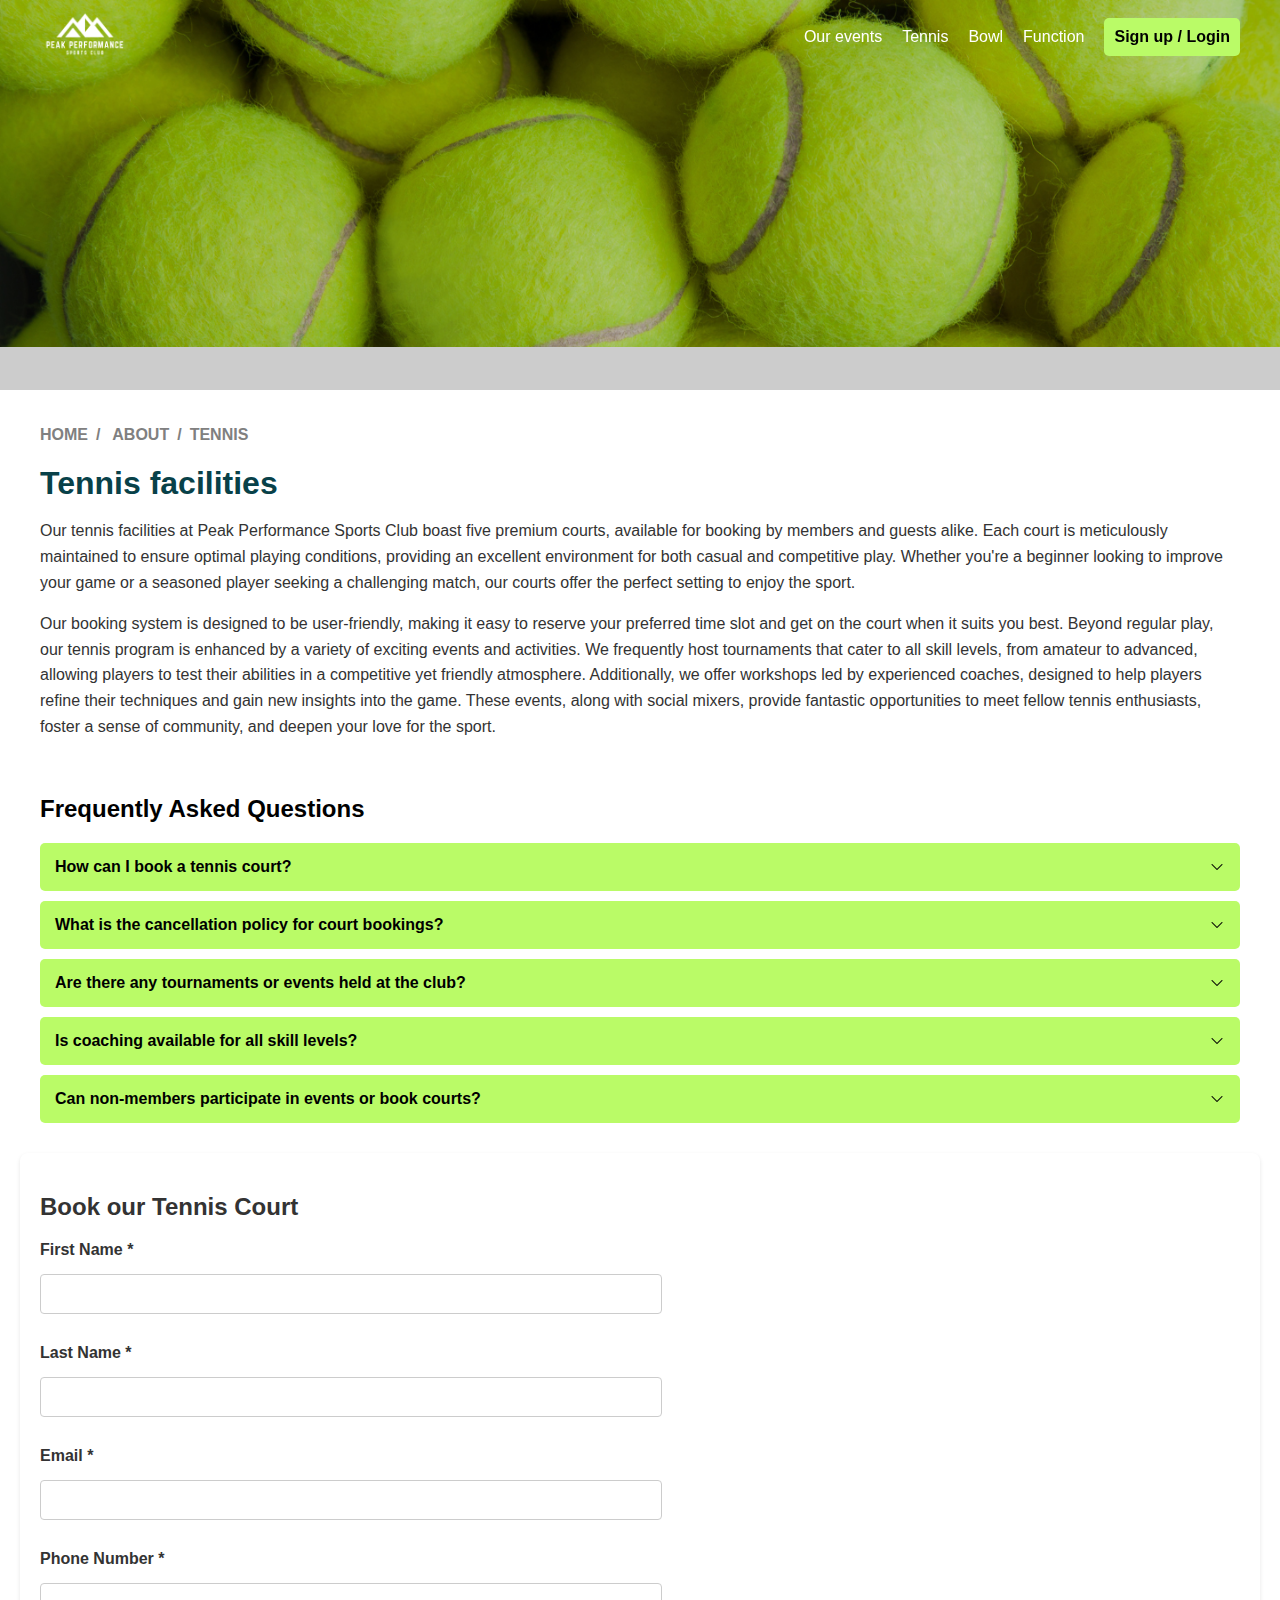
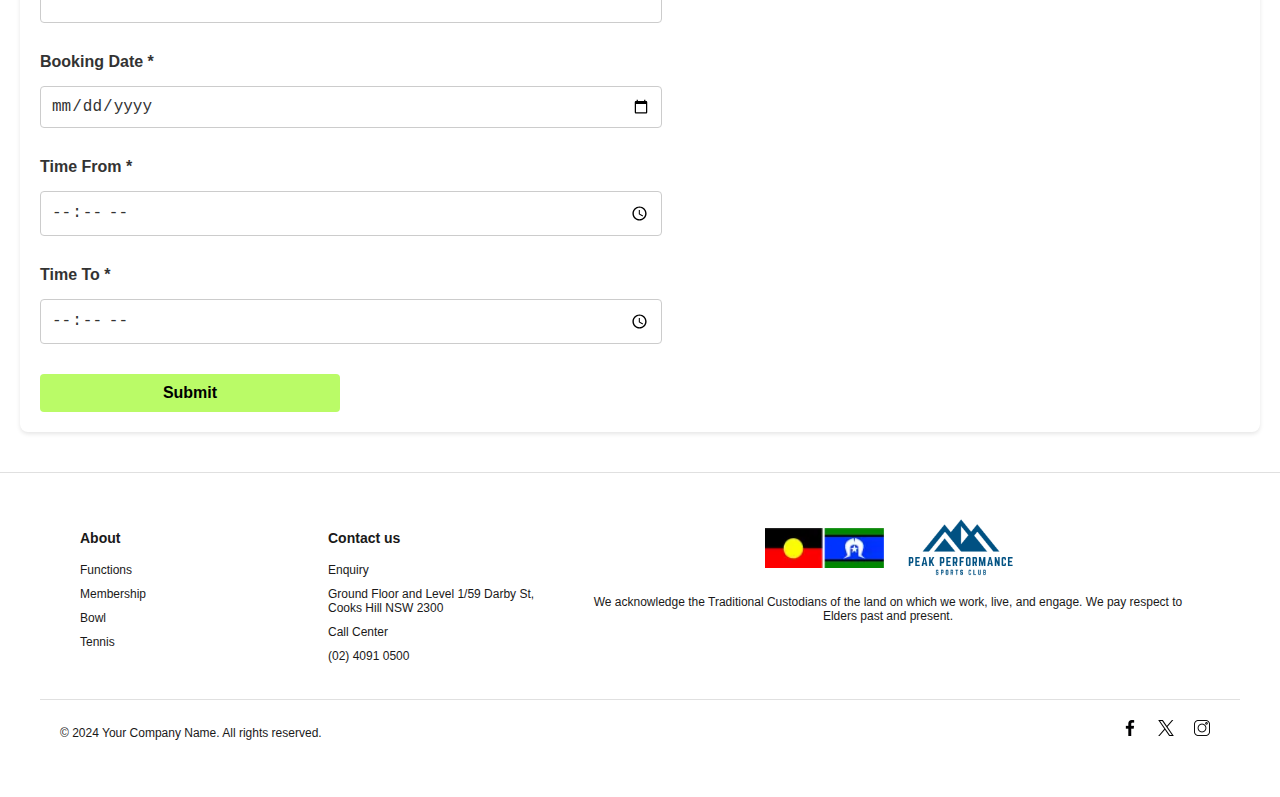
<file: tennis-article.html>
<!DOCTYPE html>
<html lang="en">
  <head>
    <meta charset="UTF-8" />
    <meta name="viewport" content="width=device-width, initial-scale=1.0" />
    <title>Tennis | Peak Performance Sports Club</title>
    <link rel="icon" type="image/x-icon" href="/img/favicon.ico" />
    <link rel="stylesheet" href="css/header.css" />
    <link rel="stylesheet" href="css/footer.css" />
    <link rel="stylesheet" href="css/image-header-no-title.css" />
    <link rel="stylesheet" href="css/page-info.css" />
    <link rel="stylesheet" href="css/faq.css" />
    <link rel="stylesheet" href="css/booking-form.css" />
  </head>
  <body>
    <!-- Header -->
    <header>
      <nav class="header-content">
        <a href="index.html">
          <img
            id="logo-header"
            src="img/logo-white.png"
            alt="Peak Performance Sport Club"
          />
        </a>

        <div
          class="hamburger"
          id="hamburger-menu"
          aria-expanded="false"
          aria-controls="nav-menu"
        >
          <span></span>
          <span></span>
          <span></span>
        </div>
        <div class="nav-menu" id="nav-menu" role="menu">
          <ul>
            <li><a href="latest-events.html">Our events</a></li>
            <li><a href="tennis-article.html">Tennis</a></li>
            <li><a href="lawn-bowl-article.html">Bowl</a></li>
            <li><a href="function-article.html">Function</a></li>
          </ul>

          <div class="header-desktop-button">
            <a href="login.html"><button>Sign up / Login</button></a>
          </div>
        </div>
      </nav>
    </header>
    <main>
      <!-- Image Banner -->
      <section class="about-us-banner">
        <img src="img/tennis-banner.png" alt="About Us Banner" />
      </section>

      <!-- Page Info -->
      <section class="content-container">
        <nav aria-label="breadcrumb">
          <ol class="breadcrumb">
            <li class="breadcrumb-item"><a href="index.html">HOME</a></li>
            <li class="breadcrumb-item active" aria-current="page">
              <a href="about-us.html">ABOUT</a>
            </li>
            <li class="breadcrumb-item active" aria-current="page">TENNIS</li>
          </ol>
        </nav>

        <h1 class="page-title">Tennis facilities</h1>

        <p class="page-description">
          Our tennis facilities at Peak Performance Sports Club boast five
          premium courts, available for booking by members and guests alike.
          Each court is meticulously maintained to ensure optimal playing
          conditions, providing an excellent environment for both casual and
          competitive play. Whether you're a beginner looking to improve your
          game or a seasoned player seeking a challenging match, our courts
          offer the perfect setting to enjoy the sport.
        </p>
        <p class="page-description">
          Our booking system is designed to be user-friendly, making it easy to
          reserve your preferred time slot and get on the court when it suits
          you best. Beyond regular play, our tennis program is enhanced by a
          variety of exciting events and activities. We frequently host
          tournaments that cater to all skill levels, from amateur to advanced,
          allowing players to test their abilities in a competitive yet friendly
          atmosphere. Additionally, we offer workshops led by experienced
          coaches, designed to help players refine their techniques and gain new
          insights into the game. These events, along with social mixers,
          provide fantastic opportunities to meet fellow tennis enthusiasts,
          foster a sense of community, and deepen your love for the sport.
        </p>
      </section>

      <section id="faq">
        <h2>Frequently Asked Questions</h2>

        <div class="faq-item">
          <div class="faq-question" aria-expanded="false" aria-controls="faq1">
            How can I book a tennis court?
            <img
              src="img/down-arrow.png"
              class="faq-arrow"
              alt="Toggle Arrow"
            />
          </div>
          <div class="faq-answer" id="faq1">
            You can book a tennis court through our online booking system
            available on the club's website. Simply log in with your membership
            details, select the date and time, and choose an available court.
            You can also make bookings in person at the club's reception.
          </div>
        </div>

        <div class="faq-item">
          <div class="faq-question" aria-expanded="false" aria-controls="faq2">
            What is the cancellation policy for court bookings?
            <img
              src="img/down-arrow.png"
              class="faq-arrow"
              alt="Toggle Arrow"
            />
          </div>
          <div class="faq-answer" id="faq2">
            We require at least 24 hours' notice for court booking
            cancellations. If you cancel within this timeframe, you will receive
            a full refund. Cancellations made less than 24 hours before the
            booking will be charged in full.
          </div>
        </div>

        <div class="faq-item">
          <div class="faq-question" aria-expanded="false" aria-controls="faq3">
            Are there any tournaments or events held at the club?
            <img
              src="img/down-arrow.png"
              class="faq-arrow"
              alt="Toggle Arrow"
            />
          </div>
          <div class="faq-answer" id="faq3">
            Yes, we regularly host a variety of tournaments and events,
            including singles and doubles competitions, as well as social mixers
            and workshops. These events are open to members of all skill levels
            and provide a great opportunity to engage with other tennis
            enthusiasts.
          </div>
        </div>

        <div class="faq-item">
          <div class="faq-question" aria-expanded="false" aria-controls="faq4">
            Is coaching available for all skill levels?
            <img
              src="img/down-arrow.png"
              class="faq-arrow"
              alt="Toggle Arrow"
            />
          </div>
          <div class="faq-answer" id="faq4">
            Absolutely! Our coaching programs cater to players of all levels,
            from beginners to advanced. We offer private lessons, group
            sessions, and specialized workshops led by experienced coaches to
            help you improve your game.
          </div>
        </div>

        <div class="faq-item">
          <div class="faq-question" aria-expanded="false" aria-controls="faq5">
            Can non-members participate in events or book courts?
            <img
              src="img/down-arrow.png"
              class="faq-arrow"
              alt="Toggle Arrow"
            />
          </div>
          <div class="faq-answer" id="faq5">
            Yes, non-members are welcome to participate in certain events and
            book courts, though priority is given to members. Non-members may
            also be subject to different pricing. Please contact the club for
            specific details regarding non-member participation.
          </div>
        </div>
      </section>

      <section class="booking-form">
        <h2>Book our Tennis Court</h2>
        <form id="tennis-booking-form" novalidate>
          <div class="form-group">
            <label for="first-name">First Name *</label>
            <input type="text" id="first-name" name="first-name" required />
            <span id="first-name-error" class="error-message"></span>
          </div>
          <div class="form-group">
            <label for="last-name">Last Name *</label>
            <input type="text" id="last-name" name="last-name" required />
            <span id="last-name-error" class="error-message"></span>
          </div>
          <div class="form-group">
            <label for="email">Email *</label>
            <input type="email" id="email" name="email" required />
            <span id="email-error" class="error-message"></span>
          </div>
          <div class="form-group">
            <label for="phone">Phone Number *</label>
            <input
              type="tel"
              id="phone"
              name="phone"
              required
              pattern="^\d{10}$"
            />
            <span id="phone-error" class="error-message"></span>
          </div>
          <div class="form-group">
            <label for="booking-date">Booking Date *</label>
            <input type="date" id="booking-date" name="booking-date" required />
            <span id="booking-date-error" class="error-message"></span>
          </div>
          <div class="form-group">
            <label for="time-from">Time From *</label>
            <input type="time" id="time-from" name="time-from" required />
            <span id="time-from-error" class="error-message"></span>
          </div>
          <div class="form-group">
            <label for="time-to">Time To *</label>
            <input type="time" id="time-to" name="time-to" required />
            <span id="time-to-error" class="error-message"></span>
          </div>
          <button type="submit">Submit</button>
        </form>
      </section>
    </main>

    <footer>
      <div class="footer">
        <div class="footer-container">
          <div class="footer-row">
            <div class="footer-column">
              <p class="collapsible-header">
                <a href="about-us.html">About</a>
                <img src="img/down-arrow.png" alt="arrow" class="arrow-icon" />
              </p>
              <ul class="collapsible-content">
                <li><a href="function-article.html">Functions</a></li>
                <li><a href="membership.html">Membership</a></li>
                <li><a href="lawn-bowl-article.html">Bowl</a></li>
                <li><a href="tennis-article.html">Tennis</a></li>
              </ul>
            </div>
            <div class="footer-column">
              <p><a href="contact-us.html">Contact us</a></p>
              <ul>
                <li><a href="contact-us.html">Enquiry</a></li>
                <li>
                  <a href="#"
                    >Ground Floor and Level 1/59 Darby St, Cooks Hill NSW
                    2300</a
                  >
                </li>
                <li>Call Center</li>
                <li><a href="tel:+0240910500">(02) 4091 0500</a></li>
              </ul>
            </div>
            <div class="footer-column footer-right">
              <div>
                <img class="footer-flag" src="img/flag.webp" alt="Flag 1" />
                <img class="footer-logo" src="img/logo-color.png" alt="Logo" />
              </div>
              <p style="text-align: center; font-size: 12px">
                We acknowledge the Traditional Custodians of the land on which
                we work, live, and engage. We pay respect to Elders past and
                present.
              </p>
            </div>
          </div>
          <div class="footer-bottom">
            <div class="footer-bottom-content">
              <p style="font-size: 12px">
                &copy; 2024 Your Company Name. All rights reserved.
              </p>

              <div class="social-links">
                <ul>
                  <li>
                    <a href="facebook.com"
                      ><img
                        class="social-icon"
                        src="img/facebook.png"
                        alt="Facebook"
                    /></a>
                  </li>
                  <li>
                    <a href="x.com"
                      ><img class="social-icon" src="img/x.png" alt="X" />
                    </a>
                  </li>
                  <li>
                    <a href="instagram.com"
                      ><img
                        class="social-icon"
                        src="img/instagram.png"
                        alt="Instagram"
                      />
                    </a>
                  </li>
                </ul>
              </div>
            </div>
          </div>
        </div>
      </div>
    </footer>
  </body>
  <script src="scripts/script.js"></script>
  <script src="scripts/faq.js"></script>
  <script src="scripts/booking-form.js"></script>
</html>
</file>
<file: css/header.css>
body,
header {
  margin: 0;
  padding: 0;
  font-family: "Lucida Sans", "Lucida Sans Regular", "Lucida Grande",
    "Lucida Sans Unicode", Geneva, Verdana, sans-serif;
}

header {
  background-color: transparent;
  padding: 10px 0;
  font-size: 16px;
  transition: background-color 0.3s ease;
  position: fixed;
  width: 100%;
  z-index: 1000;
}

.header-scrolled {
  background-color: #084149;
}

.header-content {
  display: flex;
  justify-content: space-between;
  align-items: center;
  padding: 0 20px;
  max-width: 1200px;
  margin: 0 auto;
}

.header-content img {
  height: 50px;
}

.nav-menu {
  display: flex;
  align-items: center;
}

.nav-menu ul {
  list-style: none;
  display: flex;
}

.nav-menu ul li {
  margin-left: 20px;
}

.nav-menu ul li a {
  text-decoration: none;
  color: white;
}

.header-desktop-button {
  margin-left: 20px;
}

.header-desktop-button button {
  padding: 10px 10px;
  background-color: #bafb67;
  color: black;
  border: none;
  border-radius: 5px;
  cursor: pointer;
  font-size: 16px;
  font-weight: bold;
  transition: background-color 0.5s ease, color 0.3s ease;
}

.header-desktop-button button:hover {
  background-color: #ccff99;
  color: black;
}

@media (max-width: 768px) {
  .nav-menu,
  .header-desktop-button {
    display: none;
  }

  .hamburger {
    display: flex;
    flex-direction: column;
    cursor: pointer;
    padding: 10px;
    position: absolute;
    left: 10px;
    z-index: 1001;
  }

  .hamburger span {
    height: 2px;
    width: 25px;
    background: white;
    margin: 4px 0;
    transition: 0.4s;
  }

  .nav-menu.active {
    display: flex;
    flex-direction: column;
    align-items: flex-start;
    position: absolute;
    top: 60px;
    left: 10px;
    background: black;
    width: calc(100% - 20px);
    padding: 20px;
    box-sizing: border-box;
  }

  .nav-menu.active ul {
    flex-direction: column;
    margin: 0;
    padding: 0;
    list-style: none;
    width: 100%;
  }

  .nav-menu.active ul li {
    margin: 10px 0;
  }

  .header-desktop-button.active {
    display: flex;
    flex-direction: column;
    align-items: flex-start;
    margin-top: 10px;
    width: 100%;
    padding-left: 0;
    margin-left: 0;
  }

  .header-desktop-button.active button {
    width: 100%;
  }

  .header-content {
    display: flex;
    justify-content: center;
    align-items: center;
    padding: 10px 0;
    position: relative;
  }

  #logo-header {
    margin: 0 auto;
  }

  .hamburger {
    position: absolute;
    left: 10px;
    top: 50%;
    transform: translateY(-50%);
  }

  header {
    position: fixed;
    top: 0;
    background-color: transparent;
    z-index: 1000;
    transition: background-color 0.3s ease;
  }
}
</file>
<file: css/footer.css>
.footer {
  background-color: white;
  color: #1a1919;
  padding: 40px 0;
  display: flex;
  flex-direction: column;
  align-items: center;
  border-top: 1px solid #e0e0e0;
}

.footer-container {
  width: 100%;
  max-width: 1200px;
  display: flex;
  justify-content: space-between;
  align-items: center;
  flex-wrap: wrap;
}

.footer-logo {
  height: 70px;
}

.footer-flag {
  height: 40px;
}

.footer-right {
  align-items: center;
}

.footer-row {
  width: auto;
  display: flex;
  justify-content: space-between;
  align-items: flex-start;
  flex-wrap: wrap;
  padding: 0 20px;
}

.footer-column {
  flex: 1;
  margin: 0 20px;
  min-width: 200px;
}

.footer-column p a {
  text-decoration: none;
  color: #1a1919;
  font-weight: bold;
  font-size: 14px;
}

#column-header {
  color: #1a1919;
}

.footer-column ul {
  list-style: none;
  padding: 0;
}

.footer-column ul li {
  margin-bottom: 10px;
  font-size: 12px;
}

.footer-column ul li a {
  text-decoration: none;
  color: #1a1919;
  font-size: 12px;
}

.footer-column.footer-right {
  flex: 3;
  text-align: right;
  display: flex;
  flex-direction: column;
  align-items: center;
}

.footer-column.footer-right div {
  display: flex;
  align-items: center;
}

.footer-column.footer-right img {
  margin-bottom: 0;
  margin-left: 10px;
}

.footer-bottom {
  margin-top: 20px;
  text-align: left;
  color: #1a1919;
  border-top: 1px solid #e0e0e0;
  padding-top: 10px;
  width: 100%;
  box-sizing: border-box;
}

.footer-bottom-content {
  display: flex;
  justify-content: space-between;
  align-items: center;
  width: 100%;
  padding: 0 20px;
  box-sizing: border-box;
}

.social-links {
  margin: 0;
}

.social-links ul {
  list-style: none;
  padding: 0;
  display: flex;
  justify-content: center;
  margin-top: 10px;
}

.social-links ul li {
  margin: 0 10px;
}

.social-icon {
  width: 16px;
  height: 16px;
}

.collapsible-content {
  display: block;
  padding-left: 20px;
}

.arrow-icon {
  display: none;
  width: 16px;
  height: 16px;
  cursor: pointer;
  transition: transform 0.3s ease;
}

@media (max-width: 768px) {
  .arrow-icon {
    display: inline-block;
    float: right;
  }

  .collapsible-content {
    display: none;
  }

  .collapsible-header.active .arrow-icon {
    transform: rotate(180deg);
  }

  .collapsible-content.active {
    display: block;
  }
}
</file>
<file: css/hero-banner.css>
.hero-banner {
  position: relative;
  width: 100%;
  height: 100vh;
  overflow: hidden;
}

.video-wrapper iframe {
  position: absolute;
  top: 50%;
  left: 50%;
  width: 135vw;
  height: 135vh;
  transform: translate(-50%, -50%);
  object-fit: cover;
  z-index: 1;
}

.overlay {
  position: absolute;
  top: 0;
  left: 0;
  width: 100%;
  height: 100%;
  background: rgba(0, 0, 0, 0.2);
  z-index: 2;
}

.hero-content {
  position: absolute;
  bottom: 20px;
  left: 20px;
  z-index: 3;
  text-align: left;
  color: white;
  padding-left: 50px;
}

.hero-content h1 {
  font-size: 3rem;
  font-weight: bold;
  margin-bottom: 0.5rem;
}

.hero-content p {
  font-size: 1.5rem;
  color: #b2ff59;
}

@media (max-width: 1024px) {
  .hero-banner {
    height: 590px;
  }
}

@media (max-width: 768px) {
  .hero-banner {
    height: 500px;
  }

  .hero-content {
    padding-left: 10px;
    padding-right: 10px;
  }

  .hero-content h1 {
    font-size: 30px;
    font-weight: bold;
    margin-bottom: 0.5rem;
  }

  .hero-content p {
    font-size: 23px;
    color: #b2ff59;
  }

  .video-wrapper iframe {
    width: 300vw;
    height: 300vh;
  }
}
</file>
<file: css/horizontal-scroll.css>
.events-section {
  padding: 50px 70px;
  background-color: #f5f5f5;
}

.events-header {
  display: flex;
  justify-content: space-between;
  align-items: center;
  margin-bottom: 20px;
}

.events-title {
  font-size: 2rem;
  font-weight: bold;
  color: #333;
  margin: 0;
}

.events-navigation {
  display: flex;
  gap: 10px;
}

.arrow img {
  width: 20px;
  height: 20px;
  transition: opacity 0.3s ease;
}

.arrow {
  background-color: transparent;
  border: none;
  padding: 0;
  cursor: pointer;
  display: flex;
  align-items: center;
  justify-content: center;
  width: 40px;
  height: 40px;
}

.arrow:hover {
  background-color: transparent;
}

.events-container {
  display: flex;
  gap: 20px;
  padding-bottom: 20px;
  transition: transform 0.3s ease-in-out;
  overflow-x: auto;
  overflow-y: hidden;
  white-space: nowrap;
}

.event-tile {
  position: relative;
  background-color: white;
  border-radius: 10px;
  box-shadow: 0 4px 8px rgba(0, 0, 0, 0.1);
  min-width: 300px;
  max-width: 300px;
  overflow: hidden;
  flex-shrink: 0;
}

.event-tile img {
  width: 100%;
  height: auto;
}

.event-info {
  padding: 15px;
  text-align: left;
  max-height: none;
}

.event-date {
  font-size: 1rem;
  font-weight: normal;
  color: #888;
  margin-bottom: 2px;
  margin-top: 0;
}

.event-title {
  font-size: 1.2rem;
  font-weight: bold;
  color: #333;
  margin-top: 0;
  margin-bottom: 10px;
  white-space: normal;
  word-wrap: break-word;
}

.event-info p {
  font-size: 0.9rem;
  margin-bottom: 15px;
  color: #666;
  white-space: normal;
  overflow: hidden;
  text-overflow: ellipsis;
}

.event-cta {
  display: inline-block;
  padding: 10px 15px;
  background-color: #bafb67;
  color: black;
  text-decoration: none;
  border-radius: 5px;
  font-size: 1rem;
  font-weight: bold;
}

.event-cta:hover {
  background-color: #a6e056;
}

.category-tag {
  position: absolute;
  top: 10px;
  left: 10px;
  background-color: #d7ff69;
  color: #0a2a31;
  padding: 5px 15px;
  border-radius: 30px;
  font-weight: bold;
  border: 2px solid #081490;
  font-size: 1rem;
  text-align: center;
  z-index: 10;
}

@media (max-width: 768px) {
  .events-section {
    padding: 30px 20px;
  }

  .events-header {
    display: flex;
    justify-content: space-between;
    align-items: center;
    flex-direction: row;
  }

  .events-title {
    flex-grow: 1;
    margin-right: 10px;
  }

  .events-navigation {
    margin-top: 0;
    display: flex;
    align-items: center;
  }

  .event-tile {
    min-width: 250px;
    max-width: 250px;
  }

  .arrow {
    width: 30px;
    height: 30px;
  }

  .arrow img {
    width: 16px;
    height: 16px;
  }
}
</file>
<file: css/mansonry.css>
.masonry-section {
  text-align: center;
  margin-top: 50px;
  padding-bottom: 50px;
  padding-left: 50px;
  padding-right: 50px;
}

.masonry-title {
  font-size: 2rem;
  font-weight: bold;
  margin-bottom: 20px;
  text-align: left;
  padding-left: 20px;
}

.masonry-container {
  display: flex;
  gap: 20px;
  justify-content: center;
  margin: 0 auto;
  max-width: 90%;
  box-sizing: border-box;
}

.masonry-column {
  display: flex;
  flex-direction: column;
  gap: 20px;
}

.masonry-row {
  display: flex;
  gap: 20px;
}

.masonry-item {
  box-sizing: border-box;
  overflow: hidden;
  position: relative;
}

.masonry-item.large {
  width: 640px;
  height: 640px;
}

.masonry-item.small {
  width: 310px;
  height: 310px;
}

.masonry-text {
  position: absolute;
  bottom: 10px;
  left: 10px;
  color: white;
  font-size: 1.5rem;
  font-weight: bold;
  text-transform: uppercase;
  z-index: 2;
  font-style: italic;
}

.masonry-item::before {
  content: "";
  position: absolute;
  top: 0;
  left: 0;
  width: 100%;
  height: 100%;
  background: rgba(0, 0, 0, 0.1);
  z-index: 1;
  border-radius: 5px;
}

.masonry-item img {
  width: 100%;
  height: 100%;
  object-fit: cover;
  border-radius: 5px;
  transition: transform 1s ease-in-out;
}

.masonry-item:hover img {
  transform: scale(1.1);
}

@media (max-width: 1024px) {
  .masonry-section {
    padding-left: 0;
    padding-right: 0;
  }

  .masonry-title {
    padding-left: 10px;
  }

  .masonry-container {
    flex-direction: column;
    gap: 10px;
  }

  .masonry-item.large {
    width: 100%;
    height: 200px;
  }

  .masonry-item.small {
    width: 100%;
    height: 200px;
  }

  .masonry-row {
    flex-direction: column;
    gap: 10px;
  }
}
</file>
<file: css/subscribe-form.css>
.subscribe-section {
  background-image: url("../img/subscribe-background.png");
  background-size: cover;
  background-position: center;
  background-repeat: no-repeat;
  padding: 50px;
  padding-left: 70px;
  padding-right: 70px;
}

.subscribe-title {
  width: 100%;
  text-align: center;
  margin-bottom: 20px;
  color: white;
}

.subscribe-content-wrapper {
  display: flex;
  justify-content: space-between;
  align-items: center;
  width: 100%;
}

.subscribe-content {
  flex: 1;
  max-width: 48%;
  padding-right: 20px;
  text-align: left;
  color: white;
}

.subscribe-form-container {
  flex: 1;
  max-width: 52%;
  text-align: right;
}

.subscribe-form {
  display: flex;
  justify-content: flex-end;
  align-items: center;
  max-width: 100%;
  margin: 0;
}

.subscribe-form input[type="email"] {
  padding: 10px;
  font-size: 1rem;
  width: 70%;
  border: none;
  border-radius: 5px 0 0 5px;
  outline: none;
}

.subscribe-form button {
  padding: 10px;
  font-size: 1rem;
  border: none;
  background-color: #bafb67;
  color: black;
  cursor: pointer;
  border-radius: 0 5px 5px 0;
  transition: background-color 0.3s ease;
}

.subscribe-form button:hover {
  background-color: #9fe05b;
}

@media (max-width: 768px) {
  .subscribe-section {
    padding-left: 20px;
    padding-right: 20px;
  }

  .subscribe-content-wrapper {
    flex-direction: column;
    align-items: flex-start;
    width: 100%;
  }

  .subscribe-content {
    max-width: 100%;
    padding-right: 0;
    margin-bottom: 20px;
  }

  .subscribe-form-container {
    max-width: 100%;
    text-align: left;
    width: 100%;
  }

  .subscribe-form {
    flex-direction: column;
    justify-content: flex-start;
    align-items: stretch;
  }

  .subscribe-form input[type="email"] {
    width: 100%;
    border-radius: 5px 5px 0 0;
    margin-bottom: 10px;
    box-sizing: border-box;
  }

  .subscribe-form button {
    width: 100%;
    border-radius: 0 0 5px 5px;
    box-sizing: border-box;
  }
}
</file>
<file: css/image-header-no-title.css>
.about-us-banner {
  position: relative;
  height: 390px;
  margin: 0 auto;
  overflow: hidden;
}

.about-us-banner::before {
  content: "";
  position: absolute;
  top: 0;
  left: 0;
  width: 100%;
  height: 100%;
  background-color: rgba(0, 0, 0, 0.2);
  z-index: 1;
}

.about-us-banner img {
  width: 100%;
  height: auto;
  display: block;
  z-index: 0;
  position: relative;
}

@media (max-width: 1024px) {
  .about-us-banner {
    height: 410px;
  }

  .about-us-banner img {
    position: absolute;
    top: 50%;
    left: 50%;
    width: auto;
    height: 100%;
    transform: translate(-35%, -50%);
    object-fit: cover;
  }
}
</file>
<file: css/page-info.css>
.content-container {
  padding: 20px;
  max-width: 1200px;
  margin: 0 auto;
}

.breadcrumb {
  background: none;
  padding: 0;
  margin-bottom: 20px;
  font-size: 1rem;
  font-weight: bold;
  color: grey;
  display: flex;
  align-items: center;
  list-style: none;
}

.breadcrumb-item a {
  text-decoration: none;
  color: grey;
  transition: color 0.3s ease;
}

.breadcrumb-item.active {
  color: grey;
}

.breadcrumb-item a:hover {
  color: #084149;
}

.breadcrumb-item + .breadcrumb-item::before {
  content: "/";
  padding: 0 8px;
  color: grey;
}

.page-title {
  font-size: 2rem;
  color: #084149;
  margin-bottom: 10px;
}

.page-description {
  font-size: 1rem;
  color: #333;
  line-height: 1.6;
}
</file>
<file: css/info-cta.css>
.section {
  display: flex;
  align-items: center;
  justify-content: space-between;
  padding: 20px;
  max-width: 1200px;
  margin: 0 auto;
}

.section-content {
  flex: 1;
  padding: 20px;
}

.content-container-info.odd {
  background-color: #f5f5f5;
}

.section-title {
  font-size: 2rem;
  color: #084149;
  margin-bottom: 10px;
}

.section-description {
  font-size: 1rem;
  color: #333;
  line-height: 1.6;
  margin-bottom: 20px;
}

.cta-button {
  display: inline-block;
  padding: 10px 20px;
  background-color: #bafb67;
  color: black;
  border: none;
  border-radius: 5px;
  font-size: 16px;
  cursor: pointer;
  text-decoration: none;
  transition: background-color 0.3s ease, color 0.3s ease;
}

.cta-button:hover {
  background-color: #ccff99;
  color: black;
}

.section-image {
  flex: 1;
  padding: 20px;
}

.section-image img {
  width: 100%;
  height: auto;
  display: block;
  border-radius: 10px;
}

.left-content {
  order: 1;
}

.right-content {
  order: 2;
}

.left-image {
  order: 2;
}

.right-image {
  order: 1;
}

@media (max-width: 768px) {
  .section {
    flex-direction: column;
    align-items: flex-start;
  }

  .section-image {
    order: 1;
    width: 100%;
    padding: 0;
  }

  .section-image img {
    width: 100%;
    height: auto;
    display: block;
    border-radius: 0;
  }

  .section-content {
    order: 2;
    padding: 10px;
  }

  .left-content,
  .right-content {
    order: 2;
  }

  .left-image,
  .right-image {
    order: 1;
  }

  .section-title {
    margin-top: 10px;
  }
}
</file>
<file: css/faq.css>
#faq {
  max-width: 1200px;
  margin: auto;
  margin-right: auto;
  margin-left: auto;
  margin-bottom: 30px;
}

#faq h2 {
  text-align: left;
  margin-bottom: 20px;
}

.faq-item {
  margin-bottom: 10px;
}

.faq-question {
  background-color: #bafb67;
  padding: 15px;
  cursor: pointer;
  border-radius: 5px;
  transition: background-color 0.3s ease;
  margin-bottom: 0;
  display: flex;
  justify-content: space-between;
  align-items: center;
  font-weight: 900 !important;
}

.faq-answer {
  background-color: #eaf5e5;
  padding: 15px;
  border-radius: 5px;
  display: none;
  margin-top: 0;
  max-height: 0;
  opacity: 0;
  overflow: hidden;
  transition: max-height 0.6s ease, opacity 0.6s ease;
}

.faq-item.expanded .faq-answer {
  display: block;
  opacity: 1;
}

.faq-arrow {
  width: 16px;
  height: 16px;
  transition: transform 0.3s ease;
}

.faq-item.expanded .faq-arrow {
  transform: rotate(180deg);
}

#faq,
.faq-item {
  max-width: 1200px;
}

@media (max-width: 1024px) {
  #faq {
    padding-left: 15px;
    padding-right: 15px;
    margin-bottom: 20px;
  }

  .faq-item {
    margin-left: 15px;
    margin-right: 15px;
  }
}
</file>
<file: css/contact-form.css>
.contact-form {
  max-width: 1200px;
  margin: 0 auto 40px auto;
  padding: 20px;
  background-color: #fff;
  border-radius: 8px;
  box-shadow: 0 2px 4px rgba(0, 0, 0, 0.1);
  color: #333;
}

.contact-form h2 {
  text-align: left;
  margin-bottom: 20px;
  font-size: 1.5rem;
  color: #333;
}

.form-group {
  margin-bottom: 20px;
}

.form-group label {
  display: block;
  margin-bottom: 5px;
  font-weight: bold;
  color: #333;
  font-size: 1rem;
}

.form-group input,
.form-group textarea {
  width: 50%;
  padding: 10px;
  margin: 10px 0;
  border: 1px solid #ccc;
  border-radius: 4px;
  font-size: 1rem;
  color: #333;
}

button[type="submit"] {
  display: block;
  width: 25%;
  padding: 10px;
  background-color: #bafb67;
  color: black;
  border: none;
  border-radius: 4px;
  cursor: pointer;
  font-size: 1rem;
  font-weight: bold;
  margin-top: 20px;
  transition: background-color 0.3s ease, color 0.3s ease;
}

button[type="submit"]:hover {
  background-color: #ccff99;
  color: black;
}

.error-message {
  color: red;
  font-size: 0.875rem;
  margin-top: 5px;
  display: block;
}

@media (max-width: 768px) {
  .form-group input,
  .form-group textarea,
  button[type="submit"] {
    width: 90%;
  }

  .contact-form {
    padding-left: 30px;
  }
}
</file>
<file: css/login.css>
.login-container {
  display: flex;
  justify-content: center;
  align-items: center;
}

.login-form {
  width: 100%;
  max-width: 600px;
  background-color: white;
  padding: 40px;
  text-align: center;
}

.login-form h1 {
  font-size: 2rem;
  margin-bottom: 20px;
  color: #333;
}

.login-form .form-group {
  margin-bottom: 20px;
  text-align: left;
}

.login-form .form-group label {
  display: block;
  margin-bottom: 5px;
  font-weight: bold;
  color: #333;
}

.login-form .form-group input {
  width: 100%;
  padding: 10px;
  border: 1px solid #ccc;
  border-radius: 4px;
  font-size: 1rem;
  color: #333;
}

.login-form .form-group input:focus {
  border-color: #084149;
  outline: none;
}

.forgot-password-link {
  display: block;
  margin: 10px 0;
  text-align: left;
  color: #084149;
  text-decoration: none;
}

.forgot-password-link:hover {
  text-decoration: underline;
}

.login-form button[type="submit"] {
  width: 100%;
  padding: 10px;
  background-color: #bafb67;
  color: black;
  border: none;
  border-radius: 4px;
  cursor: pointer;
  font-size: 1rem;
  font-weight: bold;
  margin-top: 20px;
  transition: background-color 0.5s ease, color 0.3s ease;
}

.login-form button[type="submit"]:hover {
  background-color: #ccff99;
}

.login-form .create-account {
  margin-top: 20px;
  display: inline-block;
  color: #084149;
}

.error-message {
  color: red;
  font-size: 0.875rem;
  margin-top: 5px;
  display: block;
}

.back-to-login-link {
  display: block;
  margin-top: 20px;
  text-align: center;
  color: #084149;
  text-decoration: none;
}

.back-to-login-link:hover {
  text-decoration: underline;
}

@media (max-width: 768px) {
  .login-form .form-group input,
  .login-form button[type="submit"] {
    width: 95%;
  }

  .login-form {
    padding-left: 30px;
  }
}
</file>
<file: css/booking-form.css>
.booking-form {
  max-width: 1200px;
  margin: 0 auto 40px auto;
  padding: 20px;
  background-color: #fff;
  border-radius: 8px;
  box-shadow: 0 2px 4px rgba(0, 0, 0, 0.1);
  color: #333;
}

.booking-form h2 {
  text-align: left;
  margin-bottom: 20px;
  font-size: 1.5rem;
  color: #333;
}

.form-group {
  margin-bottom: 20px;
}

.form-group label {
  display: block;
  margin-bottom: 5px;
  font-weight: bold;
  color: #333;
  font-size: 1rem;
}

.form-group input {
  width: 50%;
  padding: 10px;
  margin: 10px 0;
  border: 1px solid #ccc;
  border-radius: 4px;
  font-size: 1rem;
  color: #333;
}

button[type="submit"] {
  display: block;
  width: 25%;
  padding: 10px;
  background-color: #bafb67;
  color: black;
  border: none;
  border-radius: 4px;
  cursor: pointer;
  font-size: 1rem;
  font-weight: bold;
  margin-top: 20px;
  transition: background-color 0.3s ease, color 0.3s ease;
}

button[type="submit"]:hover {
  background-color: #ccff99;
  color: black;
}

.error-message {
  color: red;
  font-size: 0.875rem;
  margin-top: 5px;
  display: block;
}

@media (max-width: 768px) {
  .form-group input,
  button[type="submit"] {
    width: 90%;
  }

  .booking-form {
    padding-left: 30px;
  }
}
</file>
<file: css/filtering.css>
.category-tag {
  position: absolute;
  top: 10px;
  left: 10px;
  background-color: #d7ff69;
  color: #0a2a31;
  padding: 5px 15px;
  border-radius: 30px;
  font-weight: bold;
  border: 2px solid #081490;
  font-size: 1rem;
  text-align: center;
  z-index: 10;
}

.event-cta {
  display: inline-block;
  padding: 10px 15px;
  background-color: #bafb67;
  color: black;
  text-decoration: none;
  border-radius: 5px;
  font-size: 1rem;
  font-weight: bold;
}

.event-cta:hover {
  background-color: #a6e056;
}

.event-date {
  font-size: 1rem;
  font-weight: normal;
  color: #888;
  margin-bottom: 2px;
  margin-top: 0;
}

.filtered-events-container {
  display: flex;
  background-color: #f5f5f5;
  padding-bottom: 20px;
}

.filter-section {
  flex: 1;
  padding-right: 20px;
  margin-left: 70px;
  margin-top: 20px;
}

.filter-section h3 {
  font-size: 1.2rem;
  margin-bottom: 10px;
}

.filter-section .time-filter {
  background-color: white;
  padding: 20px;
  border-radius: 10px;
  box-shadow: 0 4px 8px rgba(0, 0, 0, 0.1);
}

.time-filter label {
  display: flex;
  align-items: center;
  gap: 10px;
  font-size: 1rem;
  color: #666666;
  margin-bottom: 15px;
}

.time-filter input[type="checkbox"] {
  width: 20px;
  height: 20px;
  border: 2px solid #cccccc;
  border-radius: 4px;
  cursor: pointer;
  transition: all 0.3s ease;
}

.time-filter input[type="checkbox"]:checked {
  background-color: #bafb67;
  border-color: #081490;
}

.filter-section .categories {
  display: flex;
  justify-content: flex-start;
  gap: 20px;
}

.categories {
  display: flex;
  flex-wrap: wrap;
  gap: 20px;
}

.filter-button {
  flex: 1 1 calc(50% - 20px);
  padding: 10px 20px;
  background-color: transparent;
  border: 2px solid #081490;
  border-radius: 30px;
  cursor: pointer;
  text-align: center;
  color: #0a2a31;
  font-weight: bold;
  font-size: 1rem;
  transition: background-color 0.3s ease, color 0.3s ease;
}

.filter-button.active {
  background-color: #bafb67;
  color: #0a2a31;
  border-color: #081490;
}

.filter-button:hover {
  background-color: #bafb67;
  color: #0a2a31;
}

.filtered-event-listing {
  flex: 2;
  display: flex;
  flex-direction: column;
  padding: 40px 20px 20px 0;
  align-items: center;
}

.filtered-event-tiles {
  display: grid;
  grid-template-columns: repeat(3, 1fr);
  gap: 15px;
  row-gap: 30px;
}

.filtered-event-tile {
  position: relative;
  background-color: white;
  border-radius: 10px;
  box-shadow: 0 4px 8px rgba(0, 0, 0, 0.1);
  overflow: hidden;
  width: 270px;
  flex-shrink: 0;
}

.filtered-event-tile img {
  width: 100%;
  height: auto;
}

.filtered-event-info {
  padding: 15px;
}

.pagination {
  display: flex;
  justify-content: center;
  gap: 5px;
  margin-top: 20px;
  align-items: center;
}

.pagination .arrow {
  background-color: transparent;
  border: none;
  cursor: pointer;
}

.pagination .page {
  padding: 10px 15px;
  background-color: #e0e0e0;
  border-radius: 5px;
  text-decoration: none;
  color: black;
  cursor: pointer;
}

.pagination .page.active {
  background-color: #bafb67;
  color: #081490;
  font-weight: bold;
}

.pagination .arrow img {
  width: 20px;
  height: 20px;
}

.no-result-message {
  font-size: 1rem;
  color: #888;
  text-align: center;
  margin-top: 20px;
}

@media (max-width: 768px) {
  .filtered-events-container {
    flex-direction: column;
    padding: 10px;
  }

  .filter-section {
    margin: 0;
    padding: 0;
    order: 1;
  }

  .filtered-event-listing {
    order: 2;
    padding: 0;
    margin-top: 20px;
  }

  .filtered-event-tiles {
    display: block;
  }

  .filtered-event-tile {
    width: 100%;
    margin-bottom: 20px;
  }

  .pagination {
    order: 3;
    margin: 20px 0 0;
  }
}
</file>
